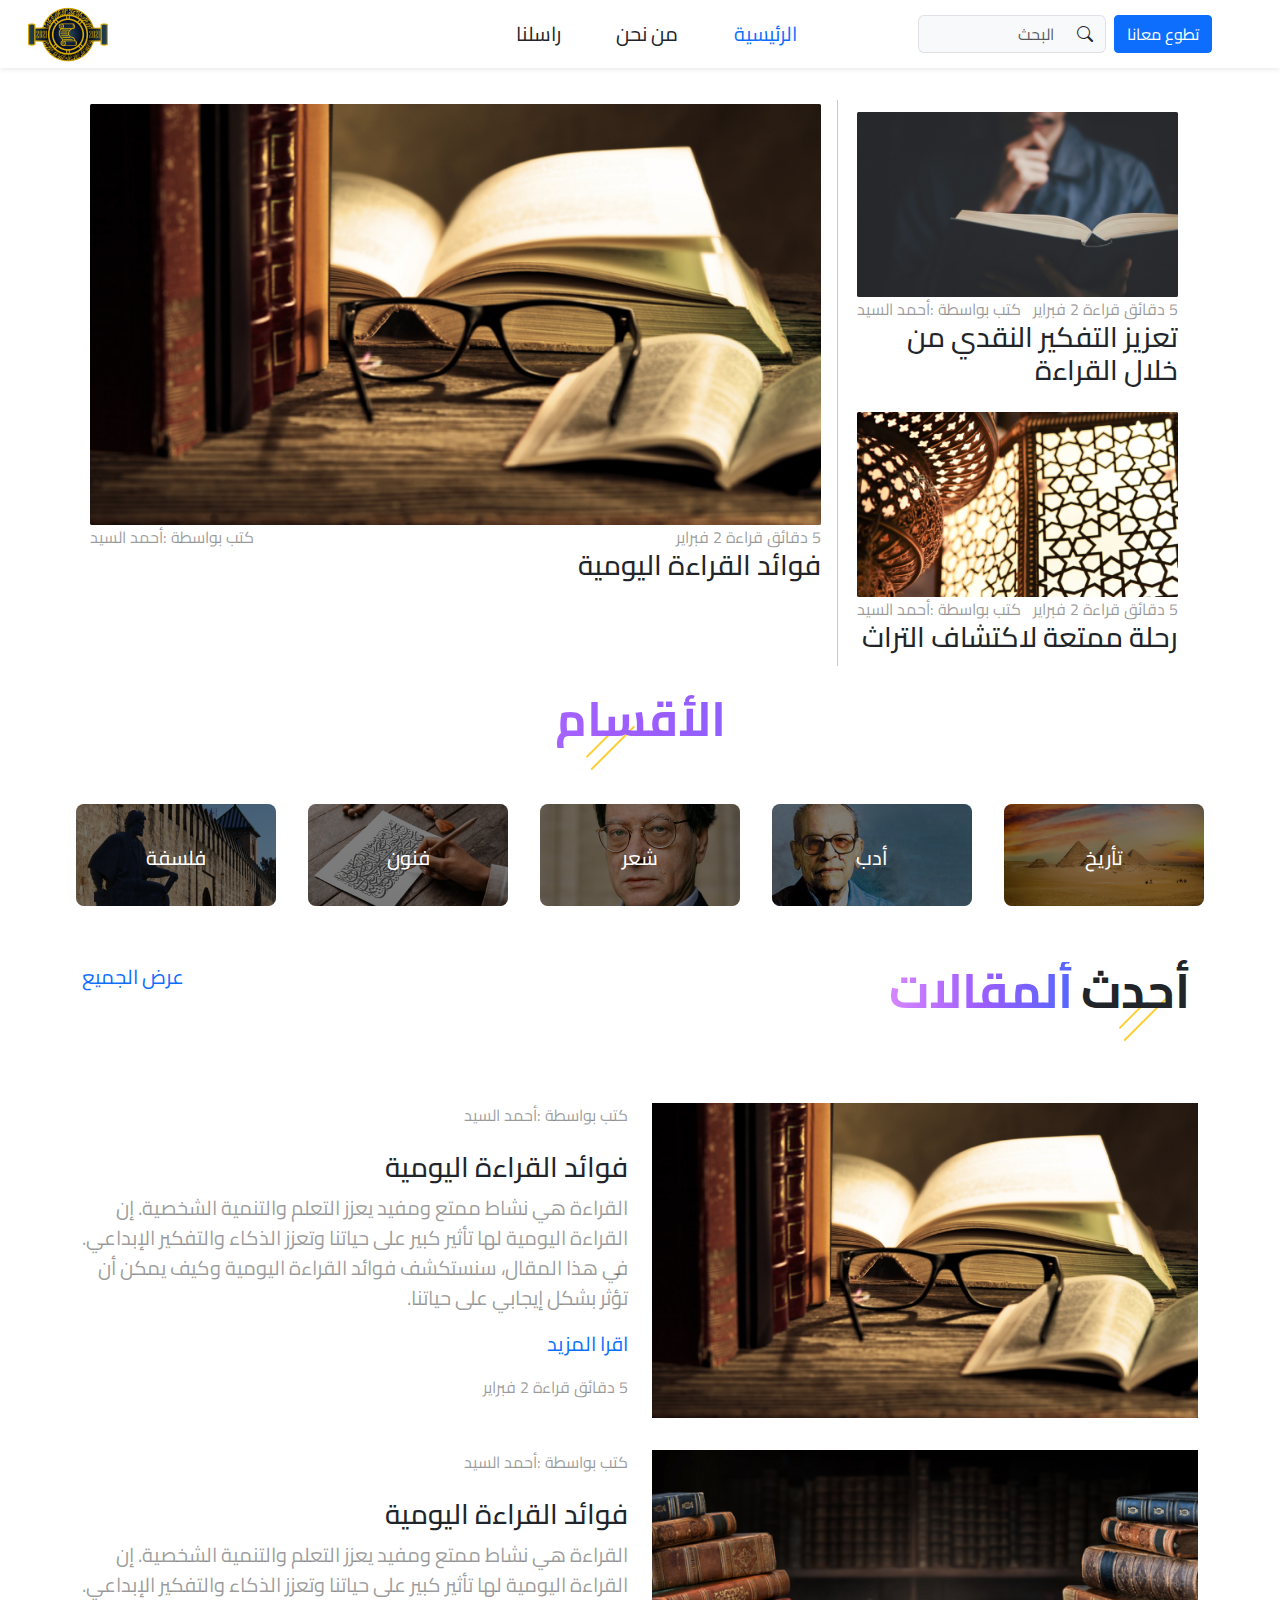
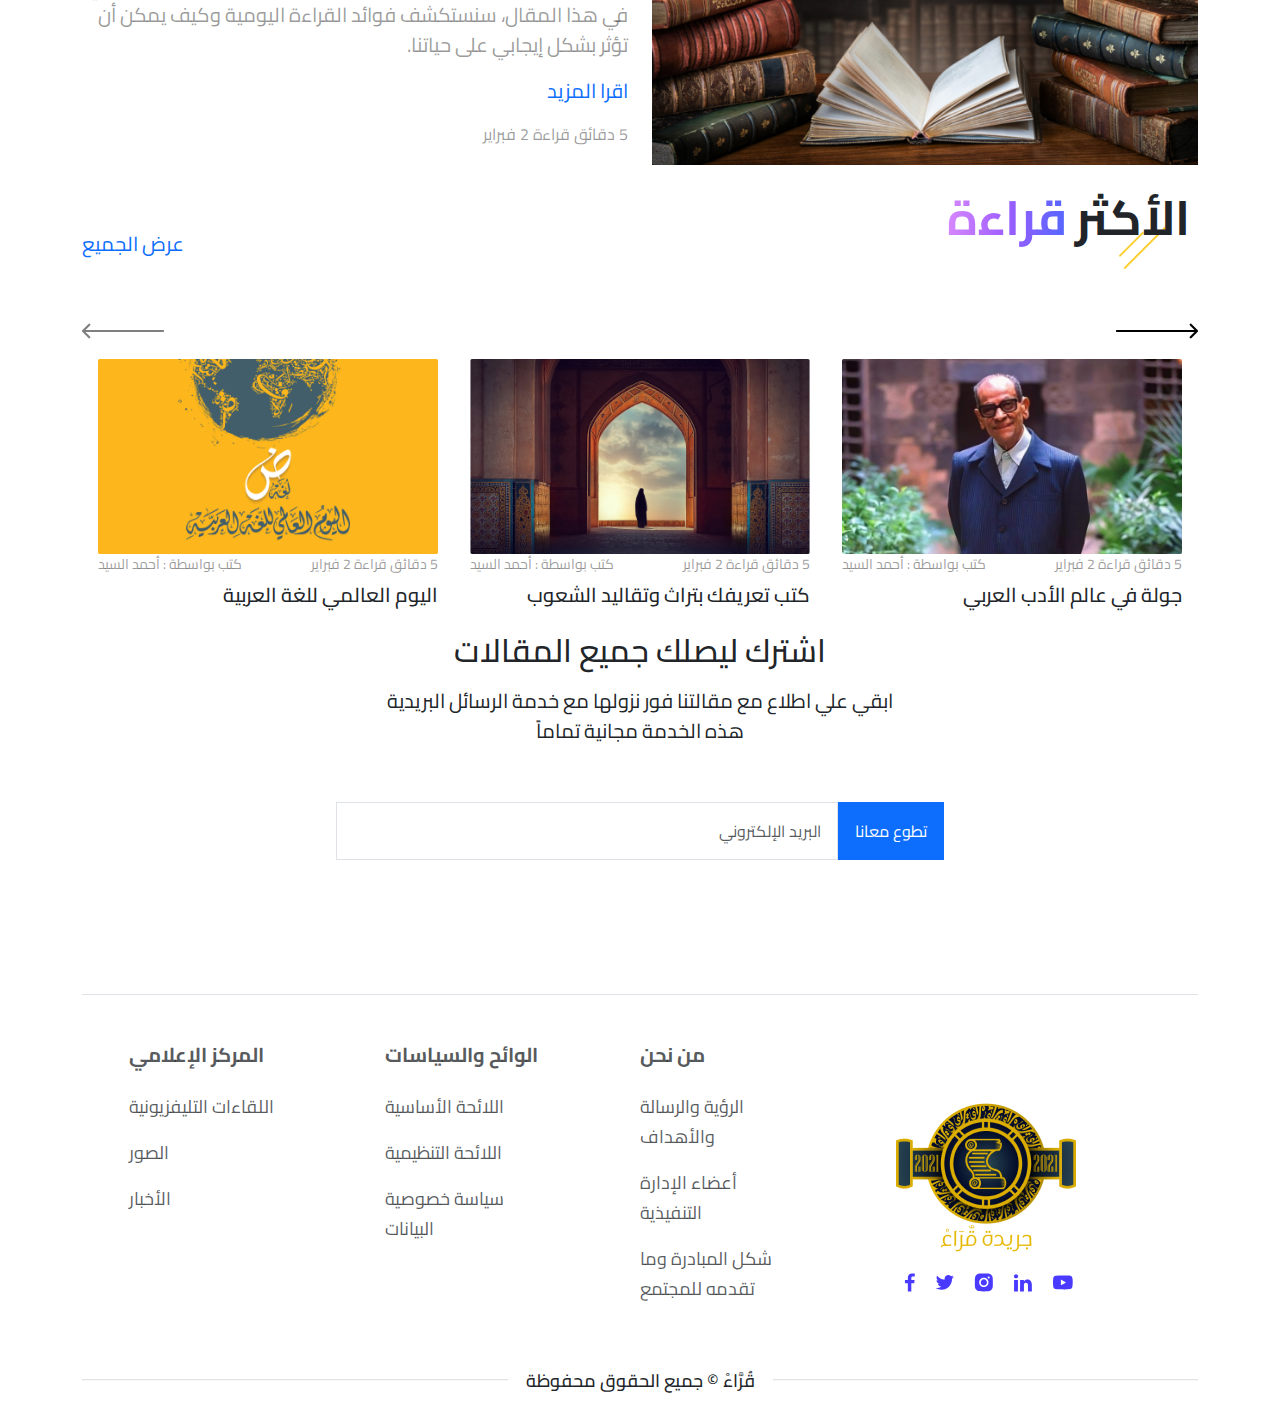
<file: index.html>
<!DOCTYPE html>
<html lang="en">

<head>
  <meta charset="UTF-8" />
  <meta name="viewport" content="width=device-width, initial-scale=1.0" />
  <link rel="stylesheet" href="bootstrap.min.css" />
  <script src="bootstrap.bundle.min.js"></script>
  <link rel="stylesheet" href="https://fonts.googleapis.com/css?family=Cairo" />
  <link rel="stylesheet" href="style.css" />
  <link rel="stylesheet" href="https://cdn.jsdelivr.net/npm/bootstrap-icons@1.5.0/font/bootstrap-icons.css">

  <title>Document</title>

  <style>

  </style>
</head>

<nav class="mb-3 container-fluid     shadow-sm">
  <div class="row">
    <div class="col d-flex align-items-center">
      <div class="d-flex p-2  ">
        <button class="btn btn-primary mx-2 me-5 rounded-1">تطوع معانا</button>

        <div class="input-group w-50" style="direction: ltr;">


          <input type="text" class="form-control w-50 bg-light text-end" style="border-right: 0px;"
            placeholder="البحث" />
          <a href="searchresults.html" class="text-reset h-100 rounded-0">
            <i class=" bi-search bg-light input-group-text h-100 rounded-0 rounded-end-2" style="border-left: 0px;">
            </i>
          </a>

        </div>


      </div>
    </div>

    <div class="col d-flex justify-content-evenly align-items-center">
      <div class="text-primary">
        <a class="text-reset" href="index.html">الرئيسية</a>

      </div>
      <div><a class="text-reset" href="aboutus.html">من نحن</a></div>
      <div class="">
        <a class="text-reset" href="contact_us.html">راسلنا</a>
      </div>
    </div>

    <div class="col text-start mx-3">
      <img src="assets/homepage/الجريدة 1.png" alt="" />
    </div>
  </div>
</nav>

<body>
  <div class="container">
    <!-- Image Container -->
    <div class="row p-3">
      <!-- Image 1 -->
      <!-- Image 2 & 3 -->
      <div class="col-4">
        <div class="d-flex justify-content-between">
          <div>

            <div class="mt-2 p-1">
              <img src="assets/homepage/Rectangle 3.png" style="max-width: 100%" alt="" />
              <div class="d-flex justify-content-between">
                <div class="my-subtitle-txt">5 دقائق قراءة 2 فبراير</div>

                <div class="my-subtitle-txt">كتب بواسطة :أحمد السيد</div>
              </div>
              <h3>تعزيز التفكير النقدي من خلال القراءة</h3>
            </div>
            <div class="mt-2 p-1">
              <img src="assets/homepage/Rectangle 4.png" style="max-width: 100%" alt="" />
              <div class="d-flex justify-content-between">
                <div class="my-subtitle-txt">5 دقائق قراءة 2 فبراير</div>

                <div class="my-subtitle-txt">كتب بواسطة :أحمد السيد</div>
              </div>
              <h3>رحلة ممتعة لاكتشاف التراث</h3>
            </div>
          </div>
          <div class="vr me-3"></div>

        </div>

      </div>

      <div class="col-8 p-1">

        <img src="assets/homepage/Rectangle 2.png" style="max-width: 100%" alt="" />
        <div class="d-flex justify-content-between">
          <div class="my-subtitle-txt">5 دقائق قراءة 2 فبراير</div>

          <div class="my-subtitle-txt">كتب بواسطة :أحمد السيد</div>
        </div>
        <h3>
          <a class="text-reset" href="article_page.html">فوائد القراءة اليومية</a>
        </h3>
      </div>
    </div>

    <!-- List Cards -->
    <div class=" mt-2 text-center">
      <div>
        <h3 class="text-gradient">الأقسام</h3>
        <img style="position: relative;bottom: 30px; right: 30px;z-index: -1;" src="assets/homepage/Group 39479.png"
          alt="">
      </div>
      <div class="mt-1  d-flex align-items-center justify-content-center">
        <!-- Image 1 -->
        <div class="mx-3 rounded-3">
          <div>
            <img class="rounded-3" src="assets/homepage/Rectangle 10.png" style="position: absolute;;max-width: 100%"
              alt="" />
            <img class="rounded-3" src="assets/homepage/blur.png" style="position: relative;" alt="">

          </div>
          <h5 class="text-white" style="position: relative;bottom: 60px;">تأريخ</h5>
        </div>

        <!-- Image 2 -->
        <div class="mx-3 rounded-3">
          <div>
            <img class="rounded-3" src="assets/homepage/Rectangle 9.png" style="position: absolute;max-width: 100%"
              alt="" />
            <img class="rounded-3" src="assets/homepage/blur.png" style="position: relative;" alt="">

          </div>
          <h5 class="text-white" style="position: relative;bottom: 60px;">أدب</h5>
        </div>
        <!-- Image 3 -->
        <div class="mx-3 rounded-3">
          <div>
            <img class="rounded-3" src="assets/homepage/Rectangle 8.png" style="position: absolute;max-width: 100%"
              alt="" />
            <img class="rounded-3" src="assets/homepage/blur.png" style="position: relative;" alt="">

          </div>
          <h5 class="text-white" style="position: relative;bottom: 60px;">شعر</h5>
        </div>

        <!-- Image 4 -->
        <div class="mx-3 rounded-3">
          <div>
            <img class="rounded-3" src="assets/homepage/Rectangle 7.png" style="position: absolute;max-width: 100%"
              alt="" />
            <img class="rounded-3" src="assets/homepage/blur.png" style="position: relative;" alt="">

          </div>
          <h5 class="text-white" style="position: relative;bottom: 60px;">فنون</h5>
        </div>

        <!-- Image 5 -->
        <div class="mx-3 rounded-3">
          <div>
            <img class="rounded-3" src="assets/homepage/Rectangle 6.png" style="position: absolute;max-width: 100%"
              alt="" />
            <img class="rounded-3" src="assets/homepage/blur.png" style="position: relative;" alt="">
          </div>
          <h5 class="text-white" style="position: relative;bottom: 60px;">فلسفة</h5>
        </div>
      </div>
    </div>

    <!-- Articles -->
    <div class="mt-4">
      <div class="row">
        <div class="col">
          <div class="d-flex">
            <h3 class="mx-2" style="font-size: 48px;font-weight: bold;">أحدث</h3>
            <h3 class="text-gradient">ألمقالات</h3>

          </div>
          <img style="position: relative;bottom: 30px; right: 30px;z-index: -1;" src="assets/homepage/Group 39479.png"
            alt="">
        </div>

        <div class="col text-start text-primary">عرض الجميع</div>
      </div>

      <div class="mt-2">
        <div class="row">
          <!-- Image -->
          <div class="col">
            <div class="bg-black mt-4">
              <img src="assets/homepage/Rectangle 2.png" style="max-width: 100%" alt="" />
            </div>
          </div>
          <!-- Text -->
          <div class="col">
            <div class="my-4 my-subtitle-txt">كتب بواسطة :أحمد السيد</div>
            <h3>فوائد القراءة اليومية</h3>
            <p class="my-subtitle-color">
              القراءة هي نشاط ممتع ومفيد يعزز التعلم والتنمية الشخصية. إن
              القراءة اليومية لها تأثير كبير على حياتنا وتعزز الذكاء والتفكير
              الإبداعي. في هذا المقال، سنستكشف فوائد القراءة اليومية وكيف يمكن
              أن تؤثر بشكل إيجابي على حياتنا.
            </p>
            <div class="text-primary">
              <a href="" class="mt-2 text-reset">اقرا المزيد</a>

            </div>
            <div class="mt-3 my-subtitle-txt">5 دقائق قراءة 2 فبراير</div>
          </div>
        </div>
      </div>

      <!-- Article 2 -->
      <div class="mt-2">
        <div class="row">
          <!-- Image -->
          <div class="col">
            <div class="bg-black mt-4">
              <img src="assets/homepage/Rectangle 12.png" style="max-width: 100%" alt="" />
            </div>
          </div>
          <!-- Text -->
          <div class="col">
            <div class="my-4 my-subtitle-txt">كتب بواسطة :أحمد السيد</div>
            <h3>فوائد القراءة اليومية</h3>
            <p class="my-subtitle-color">
              القراءة هي نشاط ممتع ومفيد يعزز التعلم والتنمية الشخصية. إن
              القراءة اليومية لها تأثير كبير على حياتنا وتعزز الذكاء والتفكير
              الإبداعي. في هذا المقال، سنستكشف فوائد القراءة اليومية وكيف يمكن
              أن تؤثر بشكل إيجابي على حياتنا.
            </p>
            <div class="text-primary">
              <a href="" class="mt-2 text-reset">اقرا المزيد</a>

            </div>
            <div class="mt-3 my-subtitle-txt">5 دقائق قراءة 2 فبراير</div>
          </div>
        </div>
      </div>

      <!-- Read More -->
      <div class="mt-4">
        <div class="row">
          <div class="col">
            <div class="d-flex">
              <h3 class="mx-2" style="font-size: 48px;font-weight: bold;">الأكثر</h3>
              <h3 class="text-gradient">قراءة</h3>

            </div>
            <img style="position: relative;bottom: 30px; right: 30px;z-index: -1;" src="assets/homepage/Group 39479.png"
              alt="">
          </div>
          <div class="col d-flex justify-content-end text-start align-items-center">
            <div class="text-primary">
              <a href="" class="text-reset">عرض الجميع</a>

            </div>
          </div>
        </div>

        <div class=" mt-4 d-flex justify-content-between">
          <img src="assets/homepage/arrow_long_right.png" alt="">
          <img src="assets/homepage/arrow_long_left.png" alt="">

        </div>
        <!-- Card 1 -->
        <div class="d-flex justify-content-center">
          <div class=" mt-1 p-3">
            <div class=" ">
              <img src="assets/homepage/Rectangle 15.png" style="max-width: 100%" alt="" />
            </div>
            <div class="d-flex justify-content-between">
              <div class="my-subtitle-color" style="font-size: 14px">5 دقائق قراءة 2 فبراير</div>

              <div class="my-subtitle-color" style="font-size: 14px">كتب بواسطة : أحمد السيد</div>
            </div>
            <h5 class="mt-2">جولة في عالم الأدب العربي</h5>
          </div>

          <!-- Card 2 -->
          <div class=" mt-1 p-3">
            <div class=" ">
              <img src="assets/homepage/Rectangle 14.png" style="max-width: 100%" alt="" />
            </div>
            <div class="d-flex justify-content-between">
              <div class="my-subtitle-color" style="font-size: 14px">5 دقائق قراءة 2 فبراير</div>

              <div class="my-subtitle-color" style="font-size: 14px">كتب بواسطة : أحمد السيد</div>
            </div>
            <h5 class="mt-2">كتب تعريفك بتراث وتقاليد الشعوب</h5>
          </div>
          <!-- Card 3 -->
          <div class=" mt-1 p-3">
            <div class=" ">
              <img src="assets/homepage/Rectangle 13.png" style="max-width: 100%" alt="" />
            </div>
            <div class="d-flex justify-content-between">
              <div class="my-subtitle-color" style="font-size: 14px">5 دقائق قراءة 2 فبراير</div>

              <div class="my-subtitle-color" style="font-size: 14px">كتب بواسطة : أحمد السيد</div>
            </div>
            <h5 class="mt-2">اليوم العالمي للغة العربية</h5>
          </div>
        </div>
      </div>

      <!-- Submit Form -->
      <div class="text-center">
        <h2>اشترك ليصلك جميع المقالات</h2>
        <p class="mt-3" style="font-size: 20px;">
          ابقي علي اطلاع مع مقالتنا فور نزولها مع خدمة الرسائل البريدية
          <br>
          هذه
          الخدمة مجانية تماماً
        </p>
        <div class="d-flex justify-content-center m-5 p-2">
          <button class="btn btn-primary rounded-0 p-3" sty>تطوع معانا</button>
          <input type="text" class="form-control w-50 rounded-0 p-3" placeholder="البريد الإلكتروني" />
        </div>
      </div>

      <!-- Footer -->
      <footer class="text-center text-lg-start text-muted ">
        <!-- Section: Social media -->
        <section class="d-flex justify-content-center justify-content-lg-between p-4 border-bottom">
          <!-- Left -->

          <!-- Left -->

          <!-- Right -->
          <div>
            <a href="" class="me-4 text-reset">
              <i class="fab fa-facebook-f"></i>
            </a>
            <a href="" class="me-4 text-reset">
              <i class="fab fa-twitter"></i>
            </a>
            <a href="" class="me-4 text-reset">
              <i class="fab fa-google"></i>
            </a>
            <a href="" class="me-4 text-reset">
              <i class="fab fa-instagram"></i>
            </a>
            <a href="" class="me-4 text-reset">
              <i class="fab fa-linkedin"></i>
            </a>
            <a href="" class="me-4 text-reset">
              <i class="fab fa-github"></i>
            </a>
          </div>
          <!-- Right -->
        </section>
        <!-- Section: Social media -->

        <!-- Section: Links  -->
        <section class="">
          <div class="container  text-md-start mt-5 ">
            <!-- Grid row -->
            <div class="row mt-3">
              <!-- Grid column -->
              <div class="col-md-3 col-lg-4 col-xl-3 mx-auto mb-4">
                <!-- Content -->
                <h6 class="text-uppercase fw-bold mb-4 ">
                  <i class="fas fa-gem me-3"></i>
                  <!-- <img src="assets/رحلاتي .-1.svg" alt=""> -->
                </h6>
                <div class="">
                  <img src="assets/homepage/الجريدة 1 (1).png" alt="" />
                  <div>
                    <!-- Youtube -->
                    <svg class="mx-2" width="21" height="15" viewBox="0 0 21 15" fill="none"
                      xmlns="http://www.w3.org/2000/svg">
                      <path
                        d="M11.2884 14.3747L7.22617 14.2988C5.91092 14.2723 4.5924 14.3251 3.30294 14.051C1.34138 13.6415 1.20241 11.6336 1.057 9.94939C0.856641 7.58155 0.934207 5.17074 1.31232 2.82266C1.52577 1.50514 2.3658 0.718973 3.66488 0.633423C8.05023 0.322948 12.4647 0.359743 16.8404 0.50459C17.3025 0.517869 17.7678 0.590445 18.2235 0.673056C20.4728 1.07597 20.5276 3.35137 20.6734 5.26683C20.8189 7.20205 20.7575 9.14721 20.4795 11.0693C20.2566 12.6607 19.8299 13.9952 18.0296 14.124C15.7738 14.2925 13.5698 14.4281 11.3077 14.3849C11.3078 14.3747 11.2948 14.3747 11.2884 14.3747ZM8.90019 10.3457C10.6001 9.34831 12.2676 8.36752 13.9577 7.3768C12.2547 6.37939 10.5904 5.3986 8.90019 4.40788V10.3457Z"
                        fill="#4A3AFF" />
                    </svg>

                    <!-- LinkedIN -->
                    <svg class="mx-2" width="19" height="18" viewBox="0 0 19 18" fill="none"
                      xmlns="http://www.w3.org/2000/svg">
                      <path
                        d="M0.849609 2.31458C0.849609 1.73737 1.05232 1.26118 1.45772 0.886013C1.86312 0.510827 2.39016 0.323242 3.0388 0.323242C3.67587 0.323242 4.1913 0.507935 4.58513 0.877355C4.99053 1.25831 5.19324 1.75469 5.19324 2.36653C5.19324 2.92064 4.99633 3.38239 4.6025 3.75181C4.19711 4.13276 3.66428 4.32324 3.00405 4.32324H2.98668C2.3496 4.32324 1.83417 4.13276 1.44034 3.75181C1.04651 3.37086 0.849609 2.89178 0.849609 2.31458ZM1.07548 17.4661V5.899H4.93262V17.4661H1.07548ZM7.06969 17.4661H10.9268V11.0072C10.9268 10.6032 10.9732 10.2915 11.0658 10.0722C11.228 9.67965 11.4741 9.34776 11.8042 9.07649C12.1344 8.8052 12.5484 8.66956 13.0465 8.66956C14.3438 8.66956 14.9925 9.54113 14.9925 11.2843V17.4661H18.8496V10.8341C18.8496 9.12554 18.4442 7.82973 17.6334 6.94662C16.8226 6.0635 15.7512 5.62194 14.4191 5.62194C12.9249 5.62194 11.7608 6.26263 10.9268 7.54402V7.57865H10.9095L10.9268 7.54402V5.899H7.06969C7.09285 6.2684 7.10444 7.41702 7.10444 9.34488C7.10444 11.2727 7.09285 13.9798 7.06969 17.4661Z"
                        fill="#4A3AFF" />
                    </svg>

                    <!-- Instagram -->
                    <svg class="mx-2" width="19" height="19" viewBox="0 0 19 19" fill="none"
                      xmlns="http://www.w3.org/2000/svg">
                      <path fill-rule="evenodd" clip-rule="evenodd"
                        d="M0.849609 9.39453C0.849609 5.79939 0.849609 4.00182 1.7063 2.70708C2.08886 2.12892 2.584 1.63378 3.16216 1.25122C4.4569 0.394531 6.25447 0.394531 9.84961 0.394531C13.4447 0.394531 15.2423 0.394531 16.5371 1.25122C17.1152 1.63378 17.6104 2.12892 17.9929 2.70708C18.8496 4.00182 18.8496 5.79939 18.8496 9.39453C18.8496 12.9897 18.8496 14.7872 17.9929 16.082C17.6104 16.6601 17.1152 17.1553 16.5371 17.5378C15.2423 18.3945 13.4447 18.3945 9.84961 18.3945C6.25447 18.3945 4.4569 18.3945 3.16216 17.5378C2.584 17.1553 2.08886 16.6601 1.7063 16.082C0.849609 14.7872 0.849609 12.9897 0.849609 9.39453ZM14.5089 9.39476C14.5089 11.9681 12.4228 14.0542 9.84945 14.0542C7.27613 14.0542 5.19004 11.9681 5.19004 9.39476C5.19004 6.82144 7.27613 4.73535 9.84945 4.73535C12.4228 4.73535 14.5089 6.82144 14.5089 9.39476ZM9.84945 12.4778C11.5521 12.4778 12.9325 11.0975 12.9325 9.39476C12.9325 7.69206 11.5521 6.31176 9.84945 6.31176C8.14675 6.31176 6.76645 7.69206 6.76645 9.39476C6.76645 11.0975 8.14675 12.4778 9.84945 12.4778ZM14.6929 5.59608C15.2975 5.59608 15.7877 5.10591 15.7877 4.50126C15.7877 3.8966 15.2975 3.40643 14.6929 3.40643C14.0882 3.40643 13.5981 3.8966 13.5981 4.50126C13.5981 5.10591 14.0882 5.59608 14.6929 5.59608Z"
                        fill="#4A3AFF" />
                    </svg>

                    <!-- Twitter -->
                    <svg class="mx-2" width="19" height="15" viewBox="0 0 19 15" fill="none"
                      xmlns="http://www.w3.org/2000/svg">
                      <path
                        d="M12.8767 0.0960151V0.0927734H13.7207L14.0291 0.154365C14.2346 0.194352 14.4213 0.246753 14.589 0.311587C14.7567 0.376421 14.9191 0.452065 15.0759 0.538505C15.2328 0.624944 15.3751 0.713021 15.5028 0.802702C15.6294 0.891313 15.743 0.985322 15.8437 1.08473C15.9432 1.18522 16.0985 1.21115 16.3095 1.16253C16.5205 1.1139 16.7477 1.04636 16.9912 0.959923C17.2346 0.873484 17.4754 0.776233 17.7135 0.668172C17.9515 0.56011 18.0965 0.4915 18.1485 0.462325C18.1993 0.43208 18.2264 0.415872 18.2296 0.4137L18.2328 0.408837L18.2491 0.400733L18.2653 0.392629L18.2815 0.384525L18.2978 0.376421L18.301 0.371558L18.3059 0.368316L18.3108 0.365075L18.314 0.360212L18.3302 0.35535L18.3465 0.352108L18.3432 0.376421L18.3383 0.400733L18.3302 0.425046L18.3221 0.449358L18.314 0.465567L18.3059 0.481775L18.2978 0.506088C18.2924 0.522296 18.287 0.543902 18.2815 0.570921C18.2761 0.597941 18.2247 0.705986 18.1273 0.89509C18.03 1.08419 17.9082 1.27599 17.7621 1.47049C17.6161 1.66499 17.4851 1.81193 17.3694 1.91136C17.2525 2.01185 17.1751 2.08208 17.1373 2.12207C17.0994 2.16312 17.0534 2.20094 16.9993 2.23552L16.9181 2.28901L16.9019 2.29712L16.8857 2.30522L16.8824 2.31008L16.8776 2.31333L16.8727 2.31657L16.8694 2.32143L16.8532 2.32953L16.837 2.33764L16.8338 2.3425L16.8289 2.34574L16.824 2.34898L16.8208 2.35385L16.8175 2.35871L16.8126 2.36195L16.8078 2.36519L16.8045 2.37005H16.8857L17.3401 2.2728C17.6431 2.20797 17.9326 2.12964 18.2085 2.03778L18.6467 1.89191L18.6954 1.8757L18.7198 1.86759L18.736 1.85949L18.7522 1.85139L18.7685 1.84328L18.7847 1.83518L18.8171 1.83031L18.8496 1.82707V1.85949L18.8415 1.86273L18.8334 1.86759L18.8301 1.87246L18.8253 1.8757L18.8204 1.87894L18.8171 1.8838L18.8139 1.88867L18.809 1.89191L18.8042 1.89515L18.8009 1.90001L18.7977 1.90487L18.7928 1.90812L18.7847 1.92432L18.7766 1.94053L18.7717 1.94377C18.7695 1.94702 18.7008 2.03885 18.5656 2.21932C18.4303 2.40085 18.3573 2.49269 18.3465 2.49486C18.3356 2.4981 18.3205 2.51431 18.301 2.54348C18.2826 2.57373 18.1679 2.69422 17.9569 2.90493C17.7459 3.11564 17.5393 3.30311 17.3369 3.46736C17.1335 3.63269 17.0307 3.83583 17.0285 4.0768C17.0253 4.31668 17.0128 4.58792 16.9912 4.89046C16.9695 5.19302 16.929 5.51988 16.8694 5.87107C16.8099 6.22226 16.718 6.61936 16.5935 7.06239C16.4691 7.50541 16.3176 7.93764 16.1391 8.35906C15.9605 8.78048 15.7739 9.15867 15.5791 9.49365C15.3843 9.82863 15.2058 10.1123 15.0435 10.3446C14.8812 10.5769 14.7162 10.7957 14.5484 11.001C14.3807 11.2063 14.1687 11.4376 13.9122 11.6948C13.6547 11.9508 13.514 12.0913 13.4902 12.1162C13.4653 12.1399 13.3593 12.2286 13.1721 12.382C12.986 12.5365 12.7858 12.691 12.5715 12.8455C12.3584 12.999 12.1625 13.127 11.984 13.2297C11.8054 13.3323 11.5901 13.4496 11.338 13.5814C11.087 13.7143 10.8153 13.8375 10.5232 13.951C10.231 14.0644 9.92265 14.1698 9.59803 14.267C9.27341 14.3643 8.95962 14.4399 8.65664 14.4939C8.35368 14.548 8.01012 14.5939 7.62598 14.6317L7.04979 14.6884V14.6965H5.99479V14.6884L5.85682 14.6803C5.76486 14.6749 5.68911 14.6695 5.62959 14.6641C5.57009 14.6587 5.34555 14.629 4.95601 14.575C4.56647 14.521 4.2608 14.4669 4.03897 14.4129C3.81716 14.3589 3.48712 14.2562 3.04889 14.1049C2.61066 13.9537 2.23572 13.8008 1.92409 13.6462C1.61355 13.4928 1.41878 13.3955 1.33978 13.3545C1.26187 13.3145 1.17423 13.2648 1.07684 13.2054L0.930764 13.1162L0.927534 13.1114L0.922648 13.1081L0.917779 13.1049L0.914533 13.1L0.898302 13.0919L0.882071 13.0838L0.878841 13.079L0.873956 13.0757L0.869086 13.0725L0.86584 13.0676L0.86261 13.0627L0.857725 13.0595H0.849609V13.0271L0.86584 13.0303L0.882071 13.0352L0.95511 13.0433C1.0038 13.0487 1.13636 13.0568 1.35277 13.0676C1.56919 13.0784 1.79911 13.0784 2.04258 13.0676C2.28604 13.0568 2.53492 13.0325 2.78919 12.9947C3.04348 12.9569 3.34375 12.892 3.69001 12.8002C4.03627 12.7083 4.3544 12.5992 4.6444 12.4728C4.9333 12.3453 5.13888 12.2502 5.26117 12.1875C5.38235 12.1259 5.56738 12.0114 5.81625 11.8439L6.18956 11.5926L6.1928 11.5878L6.19767 11.5845L6.20256 11.5813L6.20579 11.5764L6.20903 11.5716L6.2139 11.5683L6.21879 11.5651L6.22202 11.5602L6.23825 11.5554L6.25448 11.5521L6.25772 11.5359L6.26259 11.5197L6.26748 11.5165L6.27071 11.5116L6.14086 11.5035C6.0543 11.4981 5.97044 11.4927 5.88928 11.4873C5.80813 11.4819 5.68099 11.4576 5.50786 11.4143C5.33474 11.3711 5.14809 11.3063 4.9479 11.2198C4.74772 11.1334 4.55295 11.0307 4.36359 10.9119C4.17424 10.793 4.03735 10.6941 3.95295 10.6153C3.86963 10.5375 3.76142 10.4273 3.62833 10.2846C3.49632 10.1409 3.38162 9.9934 3.28424 9.84213C3.18685 9.69086 3.0938 9.51633 3.00508 9.3186L2.87035 9.02361L2.86223 8.99929L2.85412 8.97498L2.84925 8.95877L2.846 8.94256L2.87035 8.94581L2.8947 8.95067L3.07323 8.97498C3.19227 8.99119 3.37893 8.99659 3.6332 8.99119C3.88749 8.98579 4.06332 8.97498 4.1607 8.95877C4.25809 8.94256 4.3176 8.93175 4.33924 8.92636L4.3717 8.91825L4.41228 8.91015L4.45286 8.90204L4.4561 8.89718L4.46097 8.89394L4.46586 8.8907L4.46909 8.88583L4.43662 8.87773L4.40416 8.86963L4.3717 8.86152L4.33924 8.85342L4.30678 8.84531C4.28514 8.83992 4.24728 8.82911 4.19316 8.8129C4.13906 8.79669 3.99299 8.73725 3.75493 8.6346C3.51689 8.53196 3.32752 8.432 3.18685 8.33475C3.04583 8.23722 2.91137 8.13055 2.78433 8.01544C2.65772 7.89874 2.51869 7.74854 2.36719 7.56485C2.21571 7.38116 2.08046 7.16774 1.96142 6.92462C1.8424 6.68149 1.75313 6.44918 1.69361 6.22766C1.63433 6.00744 1.59522 5.7823 1.57677 5.55501L1.54754 5.21463L1.56377 5.21787L1.58 5.22273L1.59623 5.23084L1.61246 5.23894L1.62869 5.24705L1.64492 5.25515L1.8965 5.36861C2.06423 5.44426 2.27252 5.50909 2.52139 5.56311C2.77027 5.61713 2.91904 5.64686 2.96773 5.65226L3.04077 5.66036H3.18685L3.18362 5.6555L3.17873 5.65226L3.17387 5.64902L3.17062 5.64415L3.16739 5.63929L3.1625 5.63605L3.15763 5.63281L3.15439 5.62794L3.13816 5.61984L3.12193 5.61174L3.1187 5.60687L3.11381 5.60363L3.10894 5.60039L3.1057 5.59553L3.08947 5.58742L3.07323 5.57932L3.07 5.57446C3.06676 5.57229 3.02022 5.53771 2.9304 5.47072C2.84167 5.40265 2.74862 5.31459 2.65123 5.20653C2.55385 5.09846 2.45646 4.98501 2.35908 4.86615C2.26151 4.74702 2.17461 4.61957 2.09938 4.48525C2.02365 4.35019 1.94357 4.17836 1.85917 3.96982C1.77585 3.76236 1.71255 3.55327 1.66927 3.34256C1.626 3.13185 1.60165 2.92385 1.59623 2.71854C1.59082 2.51322 1.59623 2.33764 1.61246 2.19176C1.62869 2.04589 1.66115 1.8811 1.70984 1.69741C1.75854 1.51372 1.82888 1.31922 1.92084 1.1139L2.05881 0.805943L2.06692 0.781631L2.07504 0.757318L2.07992 0.754076L2.08315 0.749214L2.0864 0.744351L2.09127 0.74111L2.09615 0.744351L2.09938 0.749214L2.10263 0.754076L2.1075 0.757318L2.11238 0.76056L2.11561 0.765422L2.11886 0.770285L2.12373 0.773527L2.13185 0.789735L2.13996 0.805943L2.14485 0.809185L2.14808 0.814048L2.36719 1.05717C2.51327 1.21926 2.6864 1.40026 2.88658 1.60016C3.08677 1.80005 3.19768 1.90379 3.21931 1.91136C3.24096 1.92 3.268 1.94484 3.30047 1.98592C3.33293 2.0259 3.44114 2.12153 3.62508 2.2728C3.80904 2.42408 4.0498 2.59968 4.34736 2.79958C4.64493 2.99948 4.97495 3.19668 5.33744 3.39118C5.69994 3.58569 6.08948 3.76127 6.50606 3.91796C6.92265 4.07464 7.21481 4.17729 7.38252 4.22592C7.55025 4.27454 7.83699 4.33667 8.24276 4.41231C8.64853 4.48796 8.95422 4.53658 9.1598 4.55819C9.36539 4.5798 9.50607 4.59223 9.5818 4.59547L9.69542 4.59871L9.69219 4.5744L9.6873 4.55009L9.65484 4.34748C9.6332 4.21242 9.62238 4.02331 9.62238 3.78019C9.62238 3.53706 9.64132 3.31285 9.67919 3.10754C9.71707 2.90223 9.77388 2.69422 9.84961 2.48351C9.92536 2.2728 9.99949 2.10369 10.072 1.97619C10.1456 1.84976 10.2419 1.70551 10.3609 1.54343C10.4799 1.38134 10.6341 1.21386 10.8235 1.04097C11.0128 0.86807 11.2292 0.71409 11.4727 0.579026C11.7162 0.443961 11.9407 0.341297 12.1463 0.271066C12.3519 0.200835 12.525 0.1549 12.6657 0.133294C12.8063 0.111689 12.8767 0.0992568 12.8767 0.0960151V0.0960151Z"
                        fill="#4A3AFF" />
                    </svg>
                    <!-- Facebook -->
                    <svg class="mx-2" width="11" height="19" viewBox="0 0 11 19" fill="none"
                      xmlns="http://www.w3.org/2000/svg">
                      <path
                        d="M7.31339 18.3945V10.1839H10.2081L10.6415 6.98403H7.31331V4.94106C7.31331 4.01463 7.58348 3.38332 8.97893 3.38332L10.7586 3.38252V0.520603C10.4508 0.481677 9.39429 0.394531 8.16531 0.394531C5.59929 0.394531 3.84255 1.88571 3.84255 4.62426V6.98403H0.94043V10.1839H3.84255V18.3945H7.31339V18.3945Z"
                        fill="#4A3AFF" />
                    </svg>




                  </div>



                </div>

              </div>
              <!-- Grid column -->

              <!-- Grid column -->
              <div class="col-md-2 col-lg-2 col-xl-2 mx-auto mb-4">
                <!-- Links -->
                <h5 class="text-uppercase fw-bold mb-4">
                  من نحن
                </h5>
                <p>
                  <a href="#!" class="text-reset my-footer-txt">الرؤية والرسالة والأهداف</a>
                </p>
                <p>
                  <a href="#!" class="text-reset my-footer-txt">أعضاء الإدارة التنفيذية</a>
                </p>
                <p>
                  <a href="#!" class="text-reset my-footer-txt">شكل المبادرة وما تقدمه للمجتمع</a>
                </p>

              </div>
              <!-- Grid column -->

              <!-- Grid column -->
              <div class="col-md-3 col-lg-2 col-xl-2 mx-auto mb-4">
                <!-- Links -->
                <h5 class="text-uppercase fw-bold mb-4">
                  الوائح والسياسات
                </h5>
                <p>
                  <a href="#!" class="text-reset my-footer-txt">اللائحة الأساسية </a>
                </p>
                <p>
                  <a href="#!" class="text-reset my-footer-txt">اللائحة التنظيمية </a>
                </p>
                <p>
                  <a href="#!" class="text-reset my-footer-txt">سياسة خصوصية البيانات</a>
                </p>
                <p>

              </div>
              <div class="col-md-3 col-lg-2 col-xl-2 mx-auto mb-4">
                <!-- Links -->
                <h5 class="text-uppercase fw-bold mb-4">
                  المركز الإعلامي
                </h5>
                <p>
                  <a href="#!" class="text-reset my-footer-txt">اللقاءات التليفزيونية </a>
                </p>
                <p>
                  <a href="#!" class="text-reset my-footer-txt"> الصور </a>
                </p>
                <p>
                  <a href="#!" class="text-reset my-footer-txt">الأخبار</a>
                </p>


              </div>

              <!-- Grid column -->

              <!-- Grid column -->
              <!-- <div class="col-md-4 col-lg-3 col-xl-3 mx-auto mb-md-0 mb-4">
                        <h6 class="text-uppercase fw-bold mb-4">Contact</h6>
                        <p><i class="fas fa-home me-3"></i> New York, NY 10012, US</p>
                        <p>
                            <i class="fas fa-envelope me-3"></i>
                            info@example.com
                        </p>
                        <p><i class="fas fa-phone me-3"></i> + 01 234 567 88</p>
                        <p><i class="fas fa-print me-3"></i> + 01 234 567 89</p>
                    </div>
                </div> -->
              <!-- Grid row -->
            </div>
        </section>
        <!-- Section: Links  -->
      </footer>
      <h2 class="text-divider" style="font-size: 18px;">
        <span>قُرَّاءْ © جميع الحقوق محفوظة</span>
      </h2>


    </div>


</body>

</html>
</file>
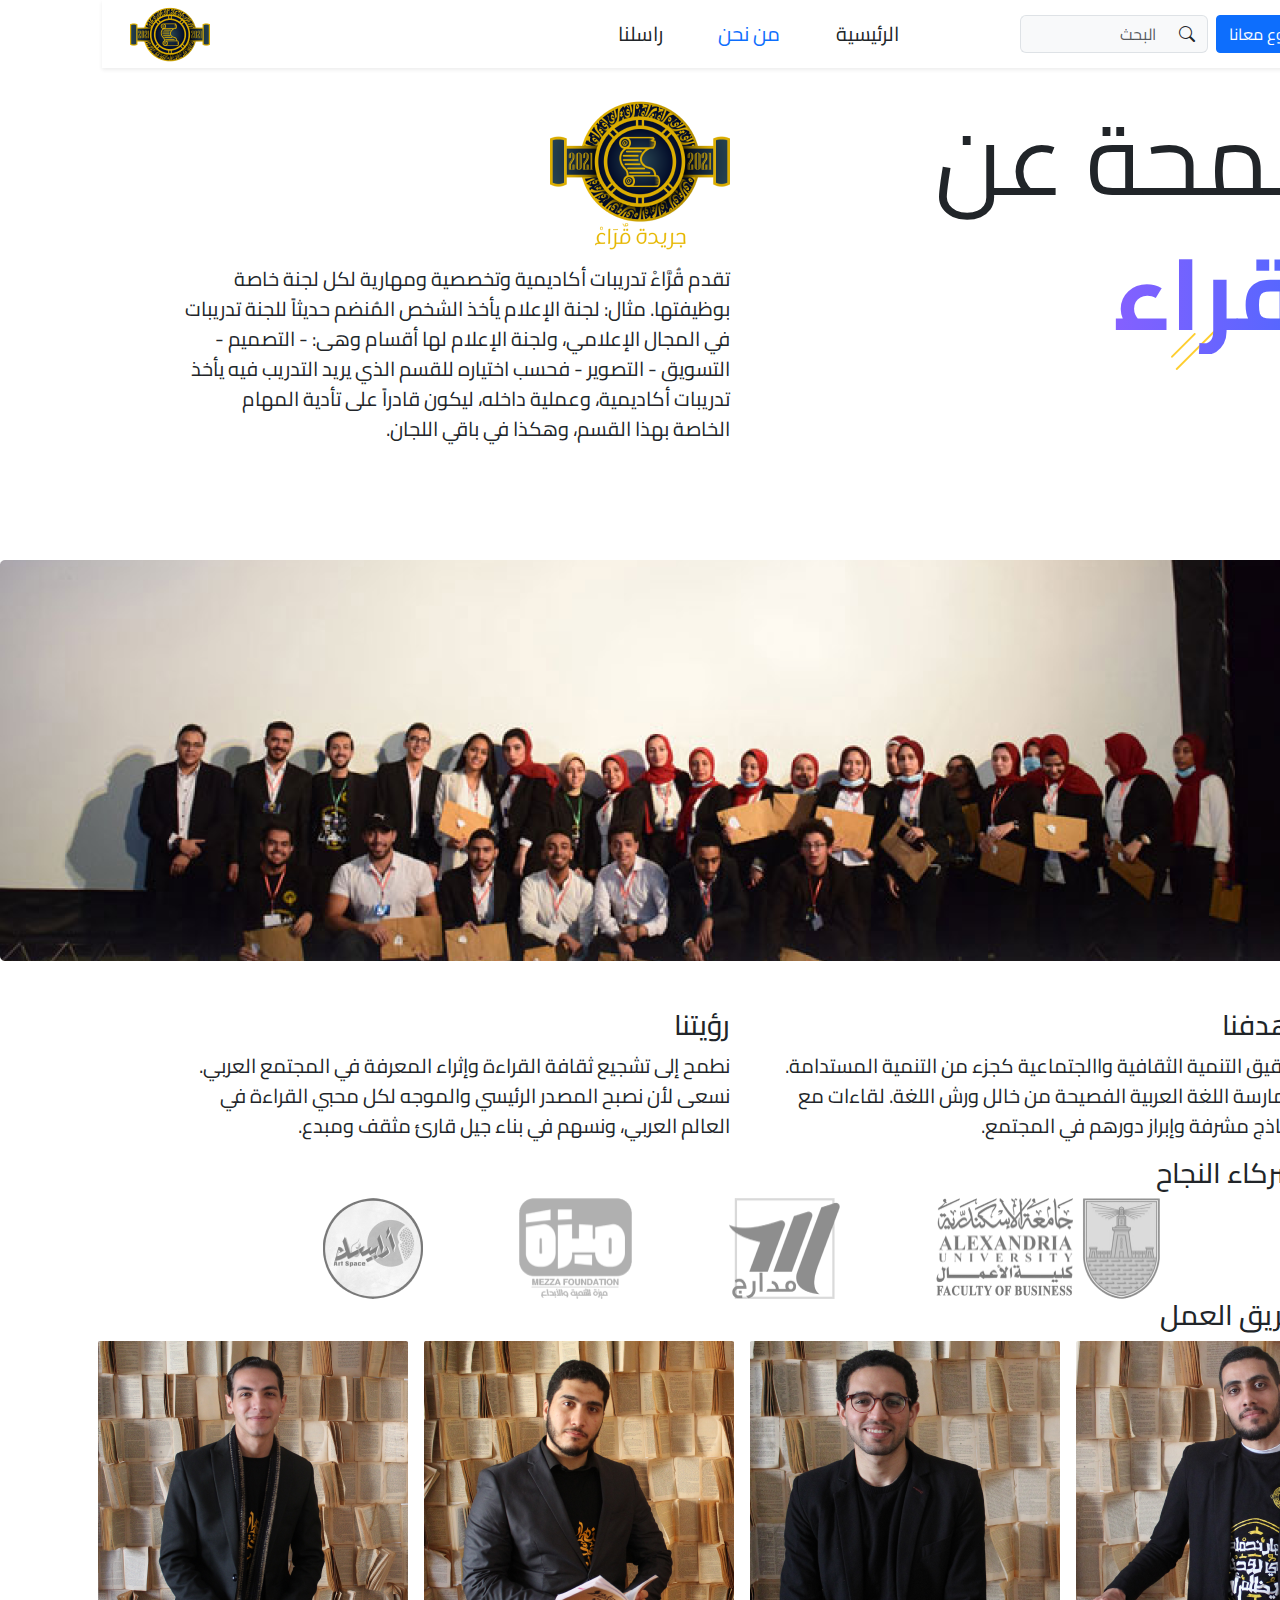
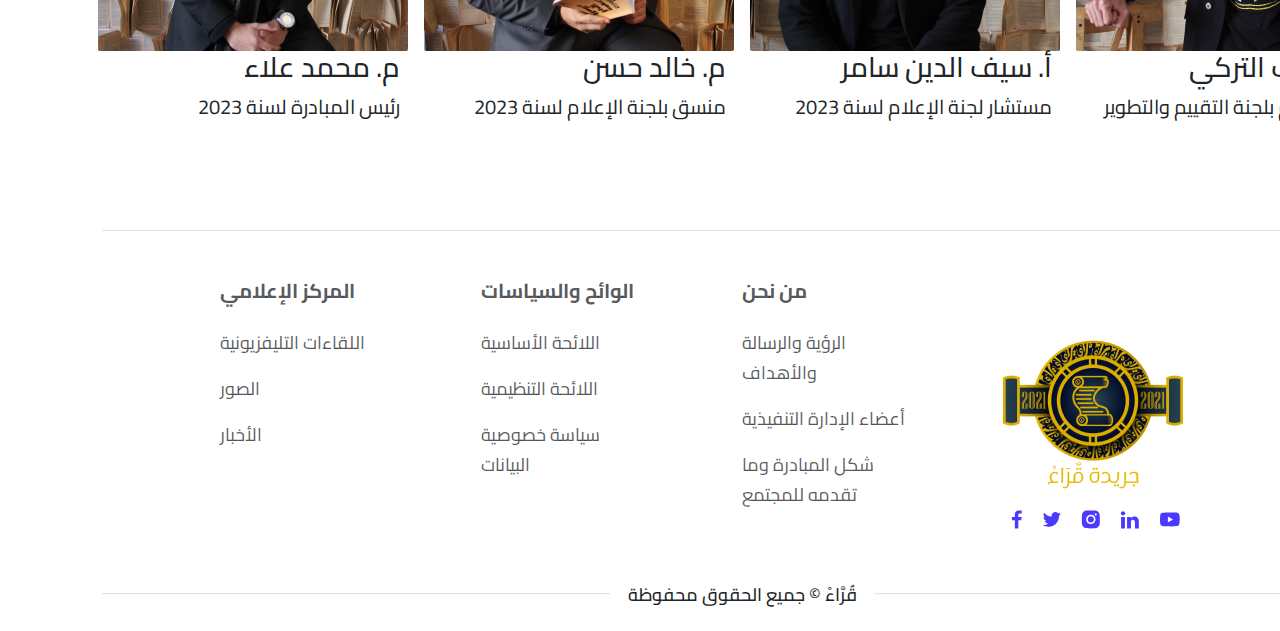
<file: aboutus.html>
<!DOCTYPE html>
<html lang="en">

<head>
  <meta charset="UTF-8" />
  <meta name="viewport" content="width=device-width, initial-scale=1.0" />
  <link rel="stylesheet" href="bootstrap.min.css" />
  <script src="bootstrap.bundle.min.js"></script>
  <link rel="stylesheet" href="https://fonts.googleapis.com/css?family=Cairo" />
  <link rel="stylesheet" href="style.css" />
  <link rel="stylesheet" href="https://cdn.jsdelivr.net/npm/bootstrap-icons@1.5.0/font/bootstrap-icons.css">

  <title>Document</title>
</head>

<nav class="mb-3 container-fluid shadow-sm">
  <div class="row">
    <div class="col d-flex align-items-center">
      <div class="d-flex p-2  ">
        <button class="btn btn-primary mx-2 me-5 rounded-1">تطوع معانا</button>

        <div class="input-group w-50" style="direction: ltr;">
          <!-- <span class="input-group-text">@</span>
          <input type="text" class="form-control" placeholder="Username"> -->

          <input type="text" class="form-control w-50 bg-light text-end" style="border-right: 0px;"
            placeholder="البحث" />
          <a href="searchresults.html" class="text-reset h-100 rounded-0">
            <i class=" bi-search bg-light input-group-text h-100 rounded-0 rounded-end-2" style="border-left: 0px;">
            </i>
          </a>

        </div>


      </div>
    </div>

    <div class="col d-flex justify-content-evenly align-items-center">
      <div>
        <a class="text-reset" href="index.html">الرئيسية</a>

      </div>
      <div class="text-primary"><a class="text-reset" href="aboutus.html">من نحن</a></div>
      <div>
        <a class="text-reset" href="contact_us.html">راسلنا</a>
      </div>
    </div>

    <div class="col text-start mx-3">
      <img src="assets/homepage/الجريدة 1.png" alt="" />
    </div>
  </div>
</nav>

<body>
  <div class="container">
    <!-- Block 1 -->
    <div class="row">
      <div class="col " style="font-size: 100px">
        <div>
          لمحة عن
        </div>

        <div>
          <h3 class="text-gradient" style="font-size: 100px">قراء</h3>
          <img style="position: relative;bottom: 100px; right:80px;z-index: -1;" src="assets/homepage/Group 39479.png"
            alt="">
        </div>

      </div>

      <div class="col">
        <div>
          <img src="assets/homepage/الجريدة 1 (1).png" style="max-width: 100%" alt="" />
          <p>
            تقدم قُرَّاءْ تدريبات أكاديمية وتخصصية ومهارية لكل لجنة خاصة
            بوظيفتها. مثال: لجنة الإعلام يأخذ الشخص المُنضم حديثاً للجنة
            تدريبات في المجال الإعلامي، ولجنة الإعلام لها أقسام وهى: - التصميم
            - التسويق - التصوير - فحسب اختياره للقسم الذي يريد التدريب فيه
            يأخذ تدريبات أكاديمية، وعملية داخله، ليكون قادراً على تأدية المهام
            الخاصة بهذا القسم، وهكذا في باقي اللجان.
          </p>
        </div>
      </div>
    </div>

    <!-- Image  -->
    <img class="mt-5" src="assets/about us/Rectangle 647.png" alt="" />

    <!--  -->
    <div class="row mt-5">
      <div class="col">
        <h3>اهدفنا</h3>
        <p>
          تحقيق التنمية الثقافية واالجتماعية كجزء من التنمية المستدامة. ممارسة
          اللغة العربية الفصيحة من خالل ورش اللغة. لقاءات مع نماذج مشرفة
          وإبراز دورهم في المجتمع.
        </p>
      </div>
      <div class="col">
        <h3>رؤيتنا</h3>
        <p>
          نطمح إلى تشجيع ثقافة القراءة وإثراء المعرفة في المجتمع العربي. نسعى
          لأن نصبح المصدر الرئيسي والموجه لكل محبي القراءة في العالم العربي،
          ونسهم في بناء جيل قارئ مثقف ومبدع.
        </p>
      </div>
    </div>

    <!-- Comapnies -->
    <div>
      <h3>شركاء النجاح</h3>
      <div class="d-flex justify-content-center">
        <!-- Image 1 -->
        <img class="mx-5" src="assets/about us/Component 1.png" alt="" />
        <img class="mx-5" src="assets/about us/mdarj.png" alt="" />
        <img class="mx-5" src="assets/about us/mezza.png" alt="" />
        <img class="mx-5" src="assets/about us/arabisk.png" alt="" />
      </div>
    </div>

    <!-- Team -->
    <div>
      <h3>فريق العمل</h3>
      <div class="d-flex justify-content-center">
        <!-- Image 1 -->
        <div>
          <img class="mx-2" src="assets/about us/Rectangle 649.png" alt="" />
          <div class="px-3">
            <h3>م. يوسف التركي</h3>
            <div>رئيس التقييم بلجنة التقييم والتطوير لسنة 2023</div>
          </div>
        </div>

        <div>
          <img class="mx-2" src="assets/about us/Rectangle 650.png" alt="" />
          <div class="px-3">
            <h3>أ. سيف الدين سامر</h3>
            <div>مستشار لجنة الإعلام لسنة 2023</div>
          </div>
        </div>

        <div>
          <img class="mx-2" src="assets/about us/Rectangle 651.png" alt="" />
          <div class="px-3">
            <h3>م. خالد حسن</h3>
            <div>منسق بلجنة الإعلام لسنة 2023</div>
          </div>
        </div>

        <div>
          <img class="mx-2" src="assets/about us/Rectangle 652.png" alt="" />
          <div class="px-3">
            <h3>م. محمد علاء</h3>
            <div>رئيس المبادرة لسنة 2023</div>
          </div>
        </div>
      </div>
    </div>
  </div>

  <!-- Footer -->
  <footer class="text-center text-lg-start text-muted ">
    <!-- Section: Social media -->
    <section class="d-flex justify-content-center justify-content-lg-between p-4 border-bottom">
      <!-- Left -->

      <!-- Left -->

      <!-- Right -->
      <div>
        <a href="" class="me-4 text-reset">
          <i class="fab fa-facebook-f"></i>
        </a>
        <a href="" class="me-4 text-reset">
          <i class="fab fa-twitter"></i>
        </a>
        <a href="" class="me-4 text-reset">
          <i class="fab fa-google"></i>
        </a>
        <a href="" class="me-4 text-reset">
          <i class="fab fa-instagram"></i>
        </a>
        <a href="" class="me-4 text-reset">
          <i class="fab fa-linkedin"></i>
        </a>
        <a href="" class="me-4 text-reset">
          <i class="fab fa-github"></i>
        </a>
      </div>
      <!-- Right -->
    </section>
    <!-- Section: Social media -->

    <!-- Section: Links  -->
    <section class="">
      <div class="container  text-md-start mt-5 ">
        <!-- Grid row -->
        <div class="row mt-3">
          <!-- Grid column -->
          <div class="col-md-3 col-lg-4 col-xl-3 mx-auto mb-4">
            <!-- Content -->
            <h6 class="text-uppercase fw-bold mb-4 ">
              <i class="fas fa-gem me-3"></i>
              <!-- <img src="assets/رحلاتي .-1.svg" alt=""> -->
            </h6>
            <div class="">
              <img src="assets/homepage/الجريدة 1 (1).png" alt="" />
              <div>
                <!-- Youtube -->
                <svg class="mx-2" width="21" height="15" viewBox="0 0 21 15" fill="none"
                  xmlns="http://www.w3.org/2000/svg">
                  <path
                    d="M11.2884 14.3747L7.22617 14.2988C5.91092 14.2723 4.5924 14.3251 3.30294 14.051C1.34138 13.6415 1.20241 11.6336 1.057 9.94939C0.856641 7.58155 0.934207 5.17074 1.31232 2.82266C1.52577 1.50514 2.3658 0.718973 3.66488 0.633423C8.05023 0.322948 12.4647 0.359743 16.8404 0.50459C17.3025 0.517869 17.7678 0.590445 18.2235 0.673056C20.4728 1.07597 20.5276 3.35137 20.6734 5.26683C20.8189 7.20205 20.7575 9.14721 20.4795 11.0693C20.2566 12.6607 19.8299 13.9952 18.0296 14.124C15.7738 14.2925 13.5698 14.4281 11.3077 14.3849C11.3078 14.3747 11.2948 14.3747 11.2884 14.3747ZM8.90019 10.3457C10.6001 9.34831 12.2676 8.36752 13.9577 7.3768C12.2547 6.37939 10.5904 5.3986 8.90019 4.40788V10.3457Z"
                    fill="#4A3AFF" />
                </svg>

                <!-- LinkedIN -->
                <svg class="mx-2" width="19" height="18" viewBox="0 0 19 18" fill="none"
                  xmlns="http://www.w3.org/2000/svg">
                  <path
                    d="M0.849609 2.31458C0.849609 1.73737 1.05232 1.26118 1.45772 0.886013C1.86312 0.510827 2.39016 0.323242 3.0388 0.323242C3.67587 0.323242 4.1913 0.507935 4.58513 0.877355C4.99053 1.25831 5.19324 1.75469 5.19324 2.36653C5.19324 2.92064 4.99633 3.38239 4.6025 3.75181C4.19711 4.13276 3.66428 4.32324 3.00405 4.32324H2.98668C2.3496 4.32324 1.83417 4.13276 1.44034 3.75181C1.04651 3.37086 0.849609 2.89178 0.849609 2.31458ZM1.07548 17.4661V5.899H4.93262V17.4661H1.07548ZM7.06969 17.4661H10.9268V11.0072C10.9268 10.6032 10.9732 10.2915 11.0658 10.0722C11.228 9.67965 11.4741 9.34776 11.8042 9.07649C12.1344 8.8052 12.5484 8.66956 13.0465 8.66956C14.3438 8.66956 14.9925 9.54113 14.9925 11.2843V17.4661H18.8496V10.8341C18.8496 9.12554 18.4442 7.82973 17.6334 6.94662C16.8226 6.0635 15.7512 5.62194 14.4191 5.62194C12.9249 5.62194 11.7608 6.26263 10.9268 7.54402V7.57865H10.9095L10.9268 7.54402V5.899H7.06969C7.09285 6.2684 7.10444 7.41702 7.10444 9.34488C7.10444 11.2727 7.09285 13.9798 7.06969 17.4661Z"
                    fill="#4A3AFF" />
                </svg>

                <!-- Instagram -->
                <svg class="mx-2" width="19" height="19" viewBox="0 0 19 19" fill="none"
                  xmlns="http://www.w3.org/2000/svg">
                  <path fill-rule="evenodd" clip-rule="evenodd"
                    d="M0.849609 9.39453C0.849609 5.79939 0.849609 4.00182 1.7063 2.70708C2.08886 2.12892 2.584 1.63378 3.16216 1.25122C4.4569 0.394531 6.25447 0.394531 9.84961 0.394531C13.4447 0.394531 15.2423 0.394531 16.5371 1.25122C17.1152 1.63378 17.6104 2.12892 17.9929 2.70708C18.8496 4.00182 18.8496 5.79939 18.8496 9.39453C18.8496 12.9897 18.8496 14.7872 17.9929 16.082C17.6104 16.6601 17.1152 17.1553 16.5371 17.5378C15.2423 18.3945 13.4447 18.3945 9.84961 18.3945C6.25447 18.3945 4.4569 18.3945 3.16216 17.5378C2.584 17.1553 2.08886 16.6601 1.7063 16.082C0.849609 14.7872 0.849609 12.9897 0.849609 9.39453ZM14.5089 9.39476C14.5089 11.9681 12.4228 14.0542 9.84945 14.0542C7.27613 14.0542 5.19004 11.9681 5.19004 9.39476C5.19004 6.82144 7.27613 4.73535 9.84945 4.73535C12.4228 4.73535 14.5089 6.82144 14.5089 9.39476ZM9.84945 12.4778C11.5521 12.4778 12.9325 11.0975 12.9325 9.39476C12.9325 7.69206 11.5521 6.31176 9.84945 6.31176C8.14675 6.31176 6.76645 7.69206 6.76645 9.39476C6.76645 11.0975 8.14675 12.4778 9.84945 12.4778ZM14.6929 5.59608C15.2975 5.59608 15.7877 5.10591 15.7877 4.50126C15.7877 3.8966 15.2975 3.40643 14.6929 3.40643C14.0882 3.40643 13.5981 3.8966 13.5981 4.50126C13.5981 5.10591 14.0882 5.59608 14.6929 5.59608Z"
                    fill="#4A3AFF" />
                </svg>

                <!-- Twitter -->
                <svg class="mx-2" width="19" height="15" viewBox="0 0 19 15" fill="none"
                  xmlns="http://www.w3.org/2000/svg">
                  <path
                    d="M12.8767 0.0960151V0.0927734H13.7207L14.0291 0.154365C14.2346 0.194352 14.4213 0.246753 14.589 0.311587C14.7567 0.376421 14.9191 0.452065 15.0759 0.538505C15.2328 0.624944 15.3751 0.713021 15.5028 0.802702C15.6294 0.891313 15.743 0.985322 15.8437 1.08473C15.9432 1.18522 16.0985 1.21115 16.3095 1.16253C16.5205 1.1139 16.7477 1.04636 16.9912 0.959923C17.2346 0.873484 17.4754 0.776233 17.7135 0.668172C17.9515 0.56011 18.0965 0.4915 18.1485 0.462325C18.1993 0.43208 18.2264 0.415872 18.2296 0.4137L18.2328 0.408837L18.2491 0.400733L18.2653 0.392629L18.2815 0.384525L18.2978 0.376421L18.301 0.371558L18.3059 0.368316L18.3108 0.365075L18.314 0.360212L18.3302 0.35535L18.3465 0.352108L18.3432 0.376421L18.3383 0.400733L18.3302 0.425046L18.3221 0.449358L18.314 0.465567L18.3059 0.481775L18.2978 0.506088C18.2924 0.522296 18.287 0.543902 18.2815 0.570921C18.2761 0.597941 18.2247 0.705986 18.1273 0.89509C18.03 1.08419 17.9082 1.27599 17.7621 1.47049C17.6161 1.66499 17.4851 1.81193 17.3694 1.91136C17.2525 2.01185 17.1751 2.08208 17.1373 2.12207C17.0994 2.16312 17.0534 2.20094 16.9993 2.23552L16.9181 2.28901L16.9019 2.29712L16.8857 2.30522L16.8824 2.31008L16.8776 2.31333L16.8727 2.31657L16.8694 2.32143L16.8532 2.32953L16.837 2.33764L16.8338 2.3425L16.8289 2.34574L16.824 2.34898L16.8208 2.35385L16.8175 2.35871L16.8126 2.36195L16.8078 2.36519L16.8045 2.37005H16.8857L17.3401 2.2728C17.6431 2.20797 17.9326 2.12964 18.2085 2.03778L18.6467 1.89191L18.6954 1.8757L18.7198 1.86759L18.736 1.85949L18.7522 1.85139L18.7685 1.84328L18.7847 1.83518L18.8171 1.83031L18.8496 1.82707V1.85949L18.8415 1.86273L18.8334 1.86759L18.8301 1.87246L18.8253 1.8757L18.8204 1.87894L18.8171 1.8838L18.8139 1.88867L18.809 1.89191L18.8042 1.89515L18.8009 1.90001L18.7977 1.90487L18.7928 1.90812L18.7847 1.92432L18.7766 1.94053L18.7717 1.94377C18.7695 1.94702 18.7008 2.03885 18.5656 2.21932C18.4303 2.40085 18.3573 2.49269 18.3465 2.49486C18.3356 2.4981 18.3205 2.51431 18.301 2.54348C18.2826 2.57373 18.1679 2.69422 17.9569 2.90493C17.7459 3.11564 17.5393 3.30311 17.3369 3.46736C17.1335 3.63269 17.0307 3.83583 17.0285 4.0768C17.0253 4.31668 17.0128 4.58792 16.9912 4.89046C16.9695 5.19302 16.929 5.51988 16.8694 5.87107C16.8099 6.22226 16.718 6.61936 16.5935 7.06239C16.4691 7.50541 16.3176 7.93764 16.1391 8.35906C15.9605 8.78048 15.7739 9.15867 15.5791 9.49365C15.3843 9.82863 15.2058 10.1123 15.0435 10.3446C14.8812 10.5769 14.7162 10.7957 14.5484 11.001C14.3807 11.2063 14.1687 11.4376 13.9122 11.6948C13.6547 11.9508 13.514 12.0913 13.4902 12.1162C13.4653 12.1399 13.3593 12.2286 13.1721 12.382C12.986 12.5365 12.7858 12.691 12.5715 12.8455C12.3584 12.999 12.1625 13.127 11.984 13.2297C11.8054 13.3323 11.5901 13.4496 11.338 13.5814C11.087 13.7143 10.8153 13.8375 10.5232 13.951C10.231 14.0644 9.92265 14.1698 9.59803 14.267C9.27341 14.3643 8.95962 14.4399 8.65664 14.4939C8.35368 14.548 8.01012 14.5939 7.62598 14.6317L7.04979 14.6884V14.6965H5.99479V14.6884L5.85682 14.6803C5.76486 14.6749 5.68911 14.6695 5.62959 14.6641C5.57009 14.6587 5.34555 14.629 4.95601 14.575C4.56647 14.521 4.2608 14.4669 4.03897 14.4129C3.81716 14.3589 3.48712 14.2562 3.04889 14.1049C2.61066 13.9537 2.23572 13.8008 1.92409 13.6462C1.61355 13.4928 1.41878 13.3955 1.33978 13.3545C1.26187 13.3145 1.17423 13.2648 1.07684 13.2054L0.930764 13.1162L0.927534 13.1114L0.922648 13.1081L0.917779 13.1049L0.914533 13.1L0.898302 13.0919L0.882071 13.0838L0.878841 13.079L0.873956 13.0757L0.869086 13.0725L0.86584 13.0676L0.86261 13.0627L0.857725 13.0595H0.849609V13.0271L0.86584 13.0303L0.882071 13.0352L0.95511 13.0433C1.0038 13.0487 1.13636 13.0568 1.35277 13.0676C1.56919 13.0784 1.79911 13.0784 2.04258 13.0676C2.28604 13.0568 2.53492 13.0325 2.78919 12.9947C3.04348 12.9569 3.34375 12.892 3.69001 12.8002C4.03627 12.7083 4.3544 12.5992 4.6444 12.4728C4.9333 12.3453 5.13888 12.2502 5.26117 12.1875C5.38235 12.1259 5.56738 12.0114 5.81625 11.8439L6.18956 11.5926L6.1928 11.5878L6.19767 11.5845L6.20256 11.5813L6.20579 11.5764L6.20903 11.5716L6.2139 11.5683L6.21879 11.5651L6.22202 11.5602L6.23825 11.5554L6.25448 11.5521L6.25772 11.5359L6.26259 11.5197L6.26748 11.5165L6.27071 11.5116L6.14086 11.5035C6.0543 11.4981 5.97044 11.4927 5.88928 11.4873C5.80813 11.4819 5.68099 11.4576 5.50786 11.4143C5.33474 11.3711 5.14809 11.3063 4.9479 11.2198C4.74772 11.1334 4.55295 11.0307 4.36359 10.9119C4.17424 10.793 4.03735 10.6941 3.95295 10.6153C3.86963 10.5375 3.76142 10.4273 3.62833 10.2846C3.49632 10.1409 3.38162 9.9934 3.28424 9.84213C3.18685 9.69086 3.0938 9.51633 3.00508 9.3186L2.87035 9.02361L2.86223 8.99929L2.85412 8.97498L2.84925 8.95877L2.846 8.94256L2.87035 8.94581L2.8947 8.95067L3.07323 8.97498C3.19227 8.99119 3.37893 8.99659 3.6332 8.99119C3.88749 8.98579 4.06332 8.97498 4.1607 8.95877C4.25809 8.94256 4.3176 8.93175 4.33924 8.92636L4.3717 8.91825L4.41228 8.91015L4.45286 8.90204L4.4561 8.89718L4.46097 8.89394L4.46586 8.8907L4.46909 8.88583L4.43662 8.87773L4.40416 8.86963L4.3717 8.86152L4.33924 8.85342L4.30678 8.84531C4.28514 8.83992 4.24728 8.82911 4.19316 8.8129C4.13906 8.79669 3.99299 8.73725 3.75493 8.6346C3.51689 8.53196 3.32752 8.432 3.18685 8.33475C3.04583 8.23722 2.91137 8.13055 2.78433 8.01544C2.65772 7.89874 2.51869 7.74854 2.36719 7.56485C2.21571 7.38116 2.08046 7.16774 1.96142 6.92462C1.8424 6.68149 1.75313 6.44918 1.69361 6.22766C1.63433 6.00744 1.59522 5.7823 1.57677 5.55501L1.54754 5.21463L1.56377 5.21787L1.58 5.22273L1.59623 5.23084L1.61246 5.23894L1.62869 5.24705L1.64492 5.25515L1.8965 5.36861C2.06423 5.44426 2.27252 5.50909 2.52139 5.56311C2.77027 5.61713 2.91904 5.64686 2.96773 5.65226L3.04077 5.66036H3.18685L3.18362 5.6555L3.17873 5.65226L3.17387 5.64902L3.17062 5.64415L3.16739 5.63929L3.1625 5.63605L3.15763 5.63281L3.15439 5.62794L3.13816 5.61984L3.12193 5.61174L3.1187 5.60687L3.11381 5.60363L3.10894 5.60039L3.1057 5.59553L3.08947 5.58742L3.07323 5.57932L3.07 5.57446C3.06676 5.57229 3.02022 5.53771 2.9304 5.47072C2.84167 5.40265 2.74862 5.31459 2.65123 5.20653C2.55385 5.09846 2.45646 4.98501 2.35908 4.86615C2.26151 4.74702 2.17461 4.61957 2.09938 4.48525C2.02365 4.35019 1.94357 4.17836 1.85917 3.96982C1.77585 3.76236 1.71255 3.55327 1.66927 3.34256C1.626 3.13185 1.60165 2.92385 1.59623 2.71854C1.59082 2.51322 1.59623 2.33764 1.61246 2.19176C1.62869 2.04589 1.66115 1.8811 1.70984 1.69741C1.75854 1.51372 1.82888 1.31922 1.92084 1.1139L2.05881 0.805943L2.06692 0.781631L2.07504 0.757318L2.07992 0.754076L2.08315 0.749214L2.0864 0.744351L2.09127 0.74111L2.09615 0.744351L2.09938 0.749214L2.10263 0.754076L2.1075 0.757318L2.11238 0.76056L2.11561 0.765422L2.11886 0.770285L2.12373 0.773527L2.13185 0.789735L2.13996 0.805943L2.14485 0.809185L2.14808 0.814048L2.36719 1.05717C2.51327 1.21926 2.6864 1.40026 2.88658 1.60016C3.08677 1.80005 3.19768 1.90379 3.21931 1.91136C3.24096 1.92 3.268 1.94484 3.30047 1.98592C3.33293 2.0259 3.44114 2.12153 3.62508 2.2728C3.80904 2.42408 4.0498 2.59968 4.34736 2.79958C4.64493 2.99948 4.97495 3.19668 5.33744 3.39118C5.69994 3.58569 6.08948 3.76127 6.50606 3.91796C6.92265 4.07464 7.21481 4.17729 7.38252 4.22592C7.55025 4.27454 7.83699 4.33667 8.24276 4.41231C8.64853 4.48796 8.95422 4.53658 9.1598 4.55819C9.36539 4.5798 9.50607 4.59223 9.5818 4.59547L9.69542 4.59871L9.69219 4.5744L9.6873 4.55009L9.65484 4.34748C9.6332 4.21242 9.62238 4.02331 9.62238 3.78019C9.62238 3.53706 9.64132 3.31285 9.67919 3.10754C9.71707 2.90223 9.77388 2.69422 9.84961 2.48351C9.92536 2.2728 9.99949 2.10369 10.072 1.97619C10.1456 1.84976 10.2419 1.70551 10.3609 1.54343C10.4799 1.38134 10.6341 1.21386 10.8235 1.04097C11.0128 0.86807 11.2292 0.71409 11.4727 0.579026C11.7162 0.443961 11.9407 0.341297 12.1463 0.271066C12.3519 0.200835 12.525 0.1549 12.6657 0.133294C12.8063 0.111689 12.8767 0.0992568 12.8767 0.0960151V0.0960151Z"
                    fill="#4A3AFF" />
                </svg>
                <!-- Facebook -->
                <svg class="mx-2" width="11" height="19" viewBox="0 0 11 19" fill="none"
                  xmlns="http://www.w3.org/2000/svg">
                  <path
                    d="M7.31339 18.3945V10.1839H10.2081L10.6415 6.98403H7.31331V4.94106C7.31331 4.01463 7.58348 3.38332 8.97893 3.38332L10.7586 3.38252V0.520603C10.4508 0.481677 9.39429 0.394531 8.16531 0.394531C5.59929 0.394531 3.84255 1.88571 3.84255 4.62426V6.98403H0.94043V10.1839H3.84255V18.3945H7.31339V18.3945Z"
                    fill="#4A3AFF" />
                </svg>




              </div>



            </div>

          </div>
          <!-- Grid column -->

          <!-- Grid column -->
          <div class="col-md-2 col-lg-2 col-xl-2 mx-auto mb-4">
            <!-- Links -->
            <h5 class="text-uppercase fw-bold mb-4">
              من نحن
            </h5>
            <p>
              <a href="#!" class="text-reset my-footer-txt">الرؤية والرسالة والأهداف</a>
            </p>
            <p>
              <a href="#!" class="text-reset my-footer-txt">أعضاء الإدارة التنفيذية</a>
            </p>
            <p>
              <a href="#!" class="text-reset my-footer-txt">شكل المبادرة وما تقدمه للمجتمع</a>
            </p>

          </div>
          <!-- Grid column -->

          <!-- Grid column -->
          <div class="col-md-3 col-lg-2 col-xl-2 mx-auto mb-4">
            <!-- Links -->
            <h5 class="text-uppercase fw-bold mb-4">
              الوائح والسياسات
            </h5>
            <p>
              <a href="#!" class="text-reset my-footer-txt">اللائحة الأساسية </a>
            </p>
            <p>
              <a href="#!" class="text-reset my-footer-txt">اللائحة التنظيمية </a>
            </p>
            <p>
              <a href="#!" class="text-reset my-footer-txt">سياسة خصوصية البيانات</a>
            </p>
            <p>

          </div>
          <div class="col-md-3 col-lg-2 col-xl-2 mx-auto mb-4">
            <!-- Links -->
            <h5 class="text-uppercase fw-bold mb-4">
              المركز الإعلامي
            </h5>
            <p>
              <a href="#!" class="text-reset my-footer-txt">اللقاءات التليفزيونية </a>
            </p>
            <p>
              <a href="#!" class="text-reset my-footer-txt"> الصور </a>
            </p>
            <p>
              <a href="#!" class="text-reset my-footer-txt">الأخبار</a>
            </p>


          </div>

          <!-- Grid column -->

          <!-- Grid column -->
          <!-- <div class="col-md-4 col-lg-3 col-xl-3 mx-auto mb-md-0 mb-4">
                              <h6 class="text-uppercase fw-bold mb-4">Contact</h6>
                              <p><i class="fas fa-home me-3"></i> New York, NY 10012, US</p>
                              <p>
                                  <i class="fas fa-envelope me-3"></i>
                                  info@example.com
                              </p>
                              <p><i class="fas fa-phone me-3"></i> + 01 234 567 88</p>
                              <p><i class="fas fa-print me-3"></i> + 01 234 567 89</p>
                          </div>
                      </div> -->
          <!-- Grid row -->
        </div>
    </section>
    <!-- Section: Links  -->
  </footer>
  <h2 class="text-divider" style="font-size: 18px;">
    <span>قُرَّاءْ © جميع الحقوق محفوظة</span>
  </h2>
</body>

</html>
</file>
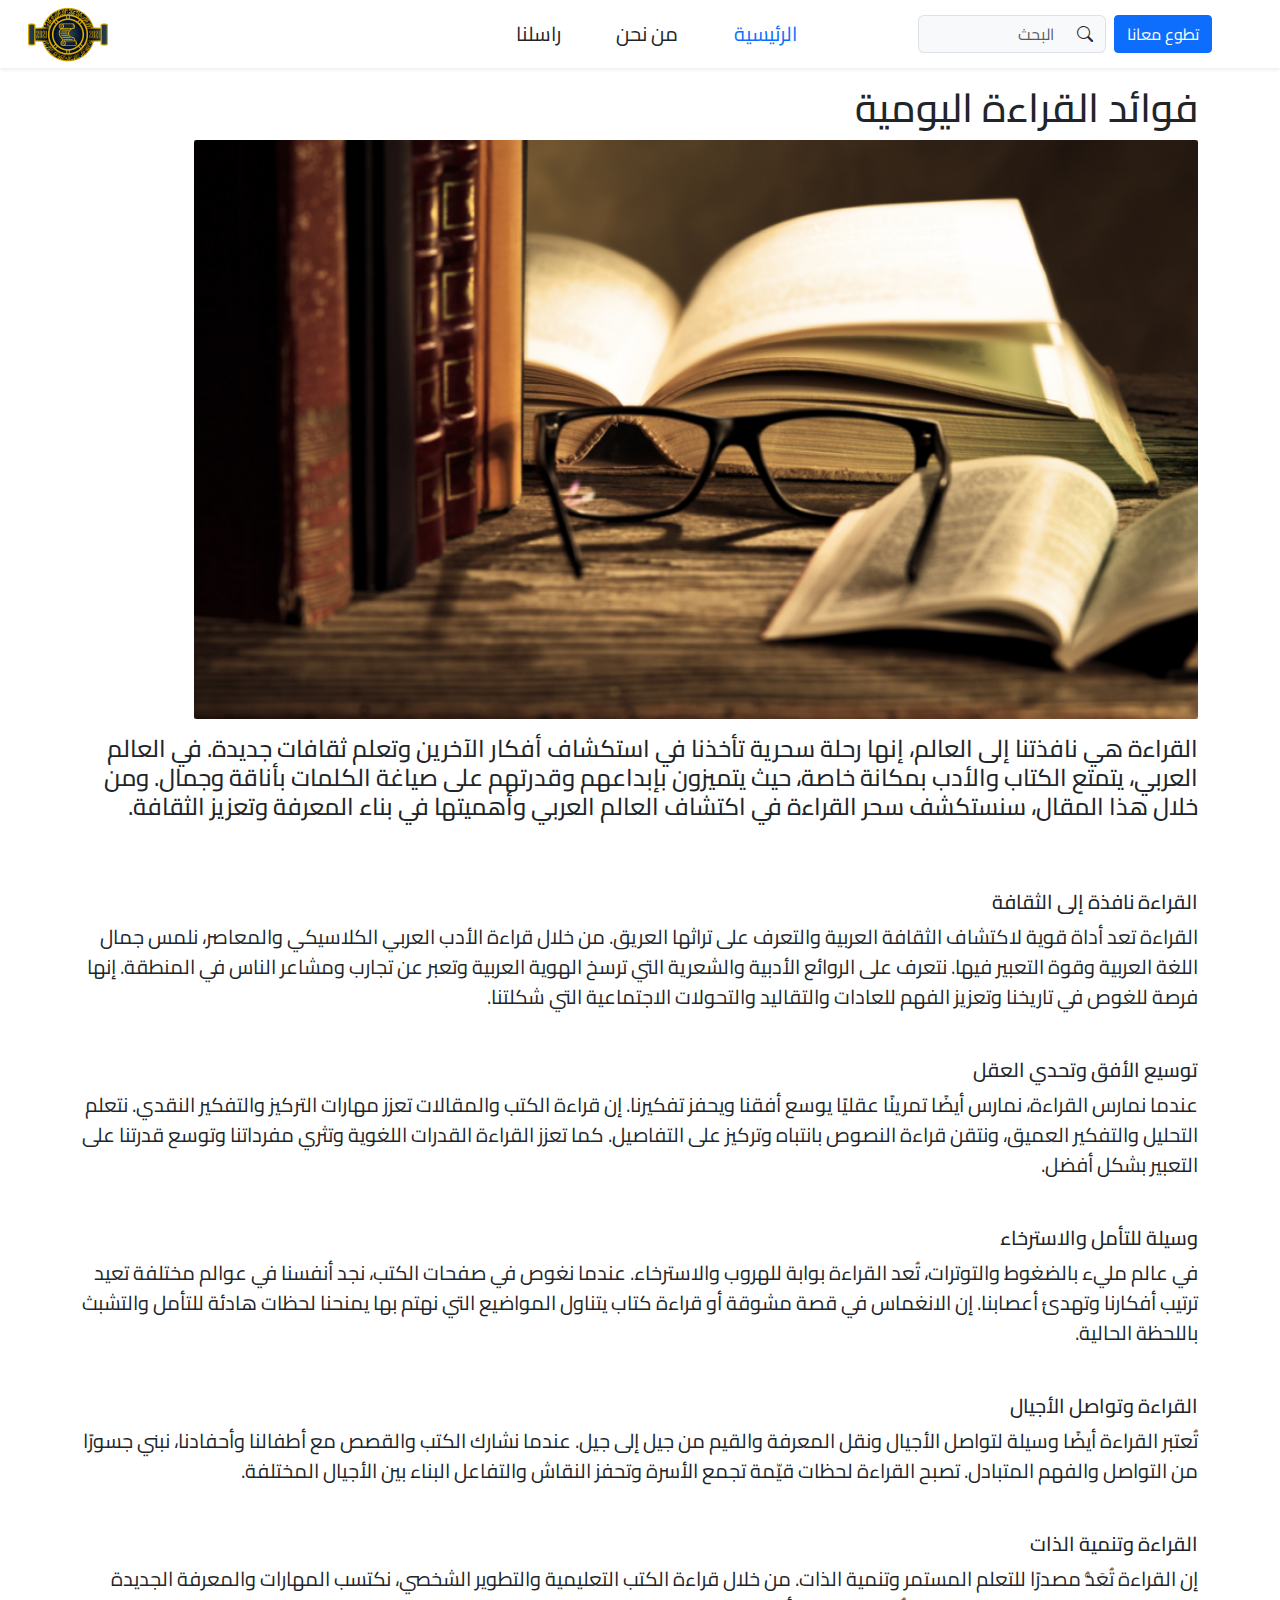
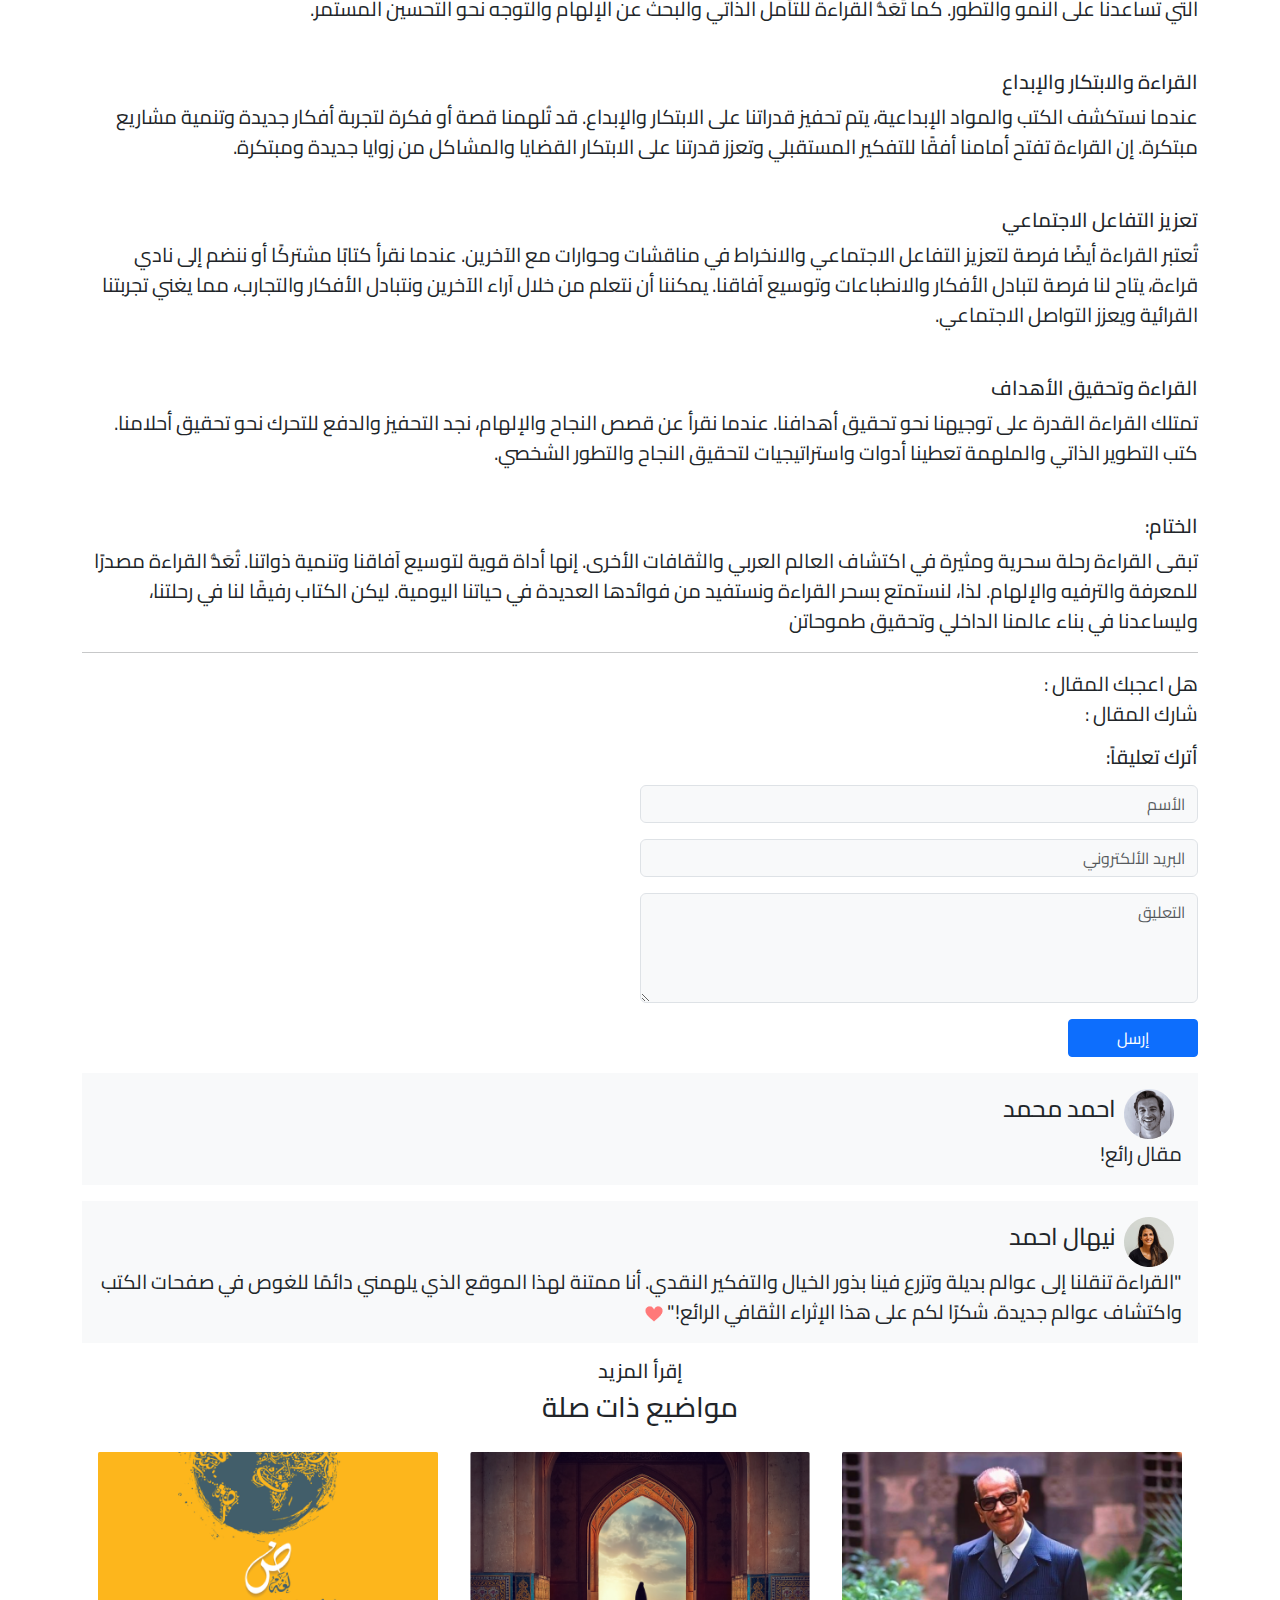
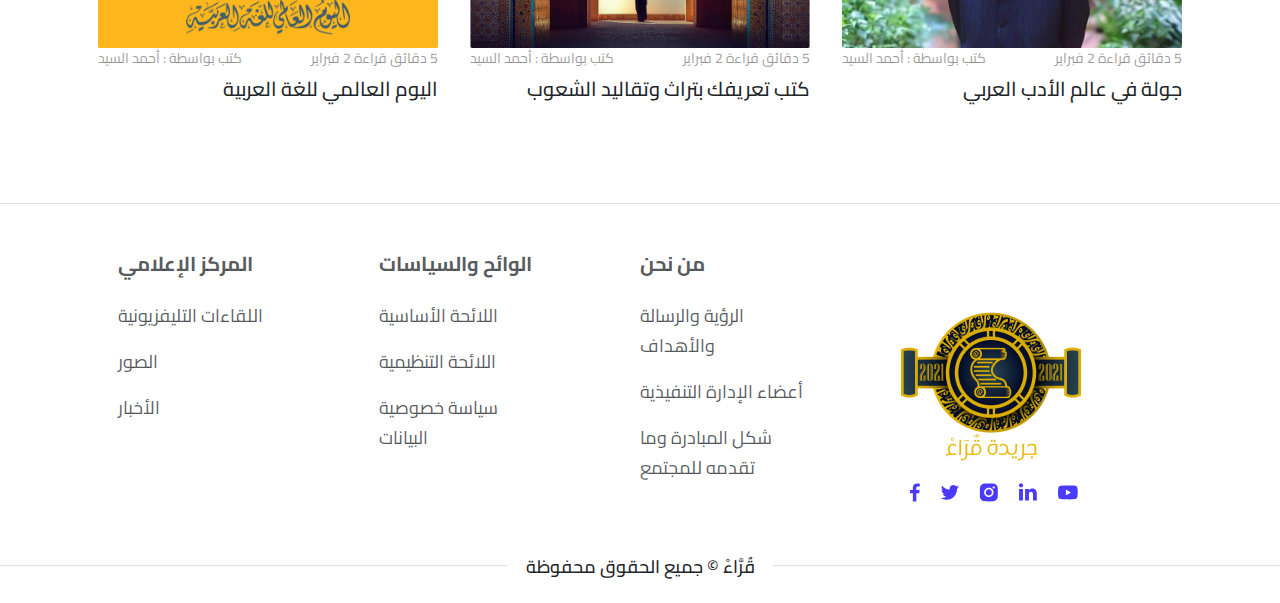
<file: article_page.html>
<!DOCTYPE html>
<html lang="en">

<head>
    <meta charset="UTF-8">
    <meta name="viewport" content="width=device-width, initial-scale=1.0">
    <link rel="stylesheet" href="bootstrap.min.css" />
    <script src="bootstrap.bundle.min.js"></script>
    <link rel="stylesheet" href="https://fonts.googleapis.com/css?family=Cairo" />
    <link rel="stylesheet" href="style.css" />
    <link rel="stylesheet" href="https://cdn.jsdelivr.net/npm/bootstrap-icons@1.5.0/font/bootstrap-icons.css">

    <title>Document</title>
</head>


<nav class="mb-3 container-fluid     shadow-sm">
    <div class="row">
        <div class="col d-flex align-items-center">
            <div class="d-flex p-2  ">
                <button class="btn btn-primary mx-2 me-5 rounded-1">تطوع معانا</button>

                <div class="input-group w-50" style="direction: ltr;">
                    <!-- <span class="input-group-text">@</span>
          <input type="text" class="form-control" placeholder="Username"> -->

                    <input type="text" class="form-control w-50 bg-light text-end" style="border-right: 0px;"
                        placeholder="البحث" />
                    <a href="searchresults.html" class="text-reset h-100 rounded-0">
                        <i class=" bi-search bg-light input-group-text h-100 rounded-0 rounded-end-2"
                            style="border-left: 0px;">
                        </i>
                    </a>

                </div>


            </div>
        </div>

        <div class="col d-flex justify-content-evenly align-items-center">
            <div class="text-primary">
                <a class="text-reset" href="index.html">الرئيسية</a>

            </div>
            <div><a class="text-reset" href="aboutus.html">من نحن</a></div>
            <div class="">
                <a class="text-reset" href="contact_us.html">راسلنا</a>
            </div>
        </div>

        <div class="col text-start mx-3">
            <img src="assets/homepage/الجريدة 1.png" alt="" />
        </div>
    </div>
</nav>


<body>

    <div class="container">
        <h1>فوائد القراءة اليومية</h1>
        <img src="assets/homepage/Rectangle 2.png" width="90%" alt="">
        <div class="content mt-3 mw-5 pw-5">
            <h4>

                القراءة هي نافذتنا إلى العالم، إنها رحلة سحرية تأخذنا في استكشاف أفكار الآخرين وتعلم ثقافات جديدة. في
                العالم
                العربي،
                يتمتع الكتاب والأدب بمكانة خاصة، حيث يتميزون بإبداعهم وقدرتهم على صياغة الكلمات بأناقة وجمال. ومن خلال
                هذا
                المقال،
                سنستكشف سحر القراءة في اكتشاف العالم العربي وأهميتها في بناء المعرفة وتعزيز الثقافة.

            </h4>

            <br>
            <br>


            <h5>
                القراءة نافذة إلى الثقافة

            </h5>
            <p>
                القراءة تعد أداة قوية لاكتشاف الثقافة العربية والتعرف على تراثها العريق. من خلال قراءة الأدب العربي
                الكلاسيكي والمعاصر،
                نلمس جمال اللغة العربية وقوة التعبير فيها. نتعرف على الروائع الأدبية والشعرية التي ترسخ الهوية العربية
                وتعبر
                عن تجارب
                ومشاعر الناس في المنطقة. إنها فرصة للغوص في تاريخنا وتعزيز الفهم للعادات والتقاليد والتحولات الاجتماعية
                التي
                شكلتنا.
            </p>
            <br>

            <h5>
                توسيع الأفق وتحدي العقل

            </h5>

            <p>
                عندما نمارس القراءة، نمارس أيضًا تمرينًا عقليًا يوسع أفقنا ويحفز تفكيرنا. إن قراءة الكتب والمقالات تعزز
                مهارات التركيز
                والتفكير النقدي. نتعلم التحليل والتفكير العميق، ونتقن قراءة النصوص بانتباه وتركيز على التفاصيل. كما تعزز
                القراءة القدرات
                اللغوية وتثري مفرداتنا وتوسع قدرتنا على التعبير بشكل أفضل.

            </p>
            <br>

            <h5>
                وسيلة للتأمل والاسترخاء

            </h5>

            <p>
                في عالم مليء بالضغوط والتوترات، تُعد القراءة بوابة للهروب والاسترخاء. عندما نغوص في صفحات الكتب، نجد
                أنفسنا
                في عوالم
                مختلفة تعيد ترتيب أفكارنا وتهدئ أعصابنا. إن الانغماس في قصة مشوقة أو قراءة كتاب يتناول المواضيع التي
                نهتم
                بها يمنحنا
                لحظات هادئة للتأمل والتشبث باللحظة الحالية.
            </p>
            <br>

            <h5>
                القراءة وتواصل الأجيال

            </h5>
            <p>
                تُعتبر القراءة أيضًا وسيلة لتواصل الأجيال ونقل المعرفة والقيم من جيل إلى جيل. عندما نشارك الكتب والقصص
                مع
                أطفالنا
                وأحفادنا، نبني جسورًا من التواصل والفهم المتبادل. تصبح القراءة لحظات قيّمة تجمع الأسرة وتحفز النقاش
                والتفاعل
                البناء بين
                الأجيال المختلفة.

            </p>
            <br>

            <h5>

                القراءة وتنمية الذات

            </h5>
            <p>
                إن القراءة تُعَدُّ مصدرًا للتعلم المستمر وتنمية الذات. من خلال قراءة الكتب التعليمية والتطوير الشخصي،
                نكتسب
                المهارات
                والمعرفة الجديدة التي تساعدنا على النمو والتطور. كما تُعَدُّ القراءة للتأمل الذاتي والبحث عن الإلهام
                والتوجه
                نحو التحسين
                المستمر.
            </p>
            <br>

            <h5>
                القراءة والابتكار والإبداع

            </h5>
            <p>
                عندما نستكشف الكتب والمواد الإبداعية، يتم تحفيز قدراتنا على الابتكار والإبداع. قد تُلهمنا قصة أو فكرة
                لتجربة
                أفكار جديدة
                وتنمية مشاريع مبتكرة. إن القراءة تفتح أمامنا أفقًا للتفكير المستقبلي وتعزز قدرتنا على الابتكار القضايا
                والمشاكل من زوايا
                جديدة ومبتكرة.
            </p>
            <br>

            <h5>
                تعزيز التفاعل الاجتماعي

            </h5>
            <p>
                تُعتبر القراءة أيضًا فرصة لتعزيز التفاعل الاجتماعي والانخراط في مناقشات وحوارات مع الآخرين. عندما نقرأ
                كتابًا مشتركًا أو
                ننضم إلى نادي قراءة، يتاح لنا فرصة لتبادل الأفكار والانطباعات وتوسيع آفاقنا. يمكننا أن نتعلم من خلال
                آراء
                الآخرين
                ونتبادل الأفكار والتجارب، مما يغني تجربتنا القرائية ويعزز التواصل الاجتماعي.
            </p>
            <br>

            <h5>
                القراءة وتحقيق الأهداف
            </h5>
            <p>
                تمتلك القراءة القدرة على توجيهنا نحو تحقيق أهدافنا. عندما نقرأ عن قصص النجاح والإلهام، نجد التحفيز
                والدفع
                للتحرك نحو
                تحقيق أحلامنا. كتب التطوير الذاتي والملهمة تعطينا أدوات واستراتيجيات لتحقيق النجاح والتطور الشخصي.
            </p>
            <br>

            <h5>
                الختام:
            </h5>
            <p>تبقى القراءة رحلة سحرية ومثيرة في اكتشاف العالم العربي والثقافات الأخرى. إنها أداة قوية لتوسيع آفاقنا
                وتنمية
                ذواتنا.
                تُعَدُّ القراءة مصدرًا للمعرفة والترفيه والإلهام. لذا، لنستمتع بسحر القراءة ونستفيد من فوائدها العديدة
                في
                حياتنا
                اليومية. ليكن الكتاب رفيقًا لنا في رحلتنا، وليساعدنا في بناء عالمنا الداخلي وتحقيق طموحاتن</p>


        </div>
        <hr>

        <!-- Comment -->
        <div>
            هل اعجبك المقال :
        </div>

        <div>
            شارك المقال :
        </div>
        <!-- Comment Form   -->
        <div class="my-3">
            <h5 class="mb-3">أترك تعليقاً:</h5>
            <div class="mb-3 w-50">
                <input type="text" class="form-control bg-light" id="name" placeholder="الأسم">
            </div>
            <div class="mb-3 w-50">
                <input type="email" class="form-control bg-light" id="" placeholder="البريد الألكتروني">
            </div>

            <div class="mb-3 w-50">
                <textarea class="form-control bg-light" id="message" rows="4" placeholder="التعليق"></textarea>
            </div>

            <div>
                <button class="btn btn-primary rounded-1  px-5">إرسل</button>
            </div>
        </div>
        <!-- Comment Block -->
        <div class="bg-light p-3 my-3">

            <div class="d-flex align-items-center">
                <img class="mx-2" src="assets/article page/Ellipse 144.png" alt="">
                <h4>احمد محمد</h4>
            </div>
            <div>
                مقال رائع!
            </div>
        </div>

        <div class="bg-light w-100 p-3 my-3">

            <div class="d-flex align-items-center">
                <img class="mx-2" src="assets/article page/Ellipse 145.png" alt="">
                <h4>نيهال احمد</h4>
            </div>
            <div class="">
                "القراءة تنقلنا إلى عوالم بديلة وتزرع فينا بذور الخيال والتفكير النقدي. أنا ممتنة لهذا الموقع الذي
                يلهمني دائمًا للغوص
                في صفحات الكتب واكتشاف عوالم جديدة. شكرًا لكم على هذا الإثراء الثقافي الرائع!"
                <img src="assets/article page/Vector.png" alt="">

            </div>
        </div>

        <div>
            <div class="text-center">
                <h5>إقرأ المزيد</h5>
                <h3>مواضيع ذات صلة</h3>
            </div>

            <!-- Card 1 -->
            <div class="d-flex justify-content-center">
                <div class=" mt-1 p-3">
                    <div class=" ">
                        <img src="assets/homepage/Rectangle 15.png" style="max-width: 100%" alt="" />
                    </div>
                    <div class="d-flex justify-content-between">
                        <div class="my-subtitle-color" style="font-size: 14px">5 دقائق قراءة 2 فبراير</div>

                        <div class="my-subtitle-color" style="font-size: 14px">كتب بواسطة : أحمد السيد</div>
                    </div>
                    <h5 class="mt-2">جولة في عالم الأدب العربي</h5>
                </div>

                <!-- Card 2 -->
                <div class=" mt-1 p-3">
                    <div class=" ">
                        <img src="assets/homepage/Rectangle 14.png" style="max-width: 100%" alt="" />
                    </div>
                    <div class="d-flex justify-content-between">
                        <div class="my-subtitle-color" style="font-size: 14px">5 دقائق قراءة 2 فبراير</div>

                        <div class="my-subtitle-color" style="font-size: 14px">كتب بواسطة : أحمد السيد</div>
                    </div>
                    <h5 class="mt-2">كتب تعريفك بتراث وتقاليد الشعوب</h5>
                </div>
                <!-- Card 3 -->
                <div class=" mt-1 p-3">
                    <div class=" ">
                        <img src="assets/homepage/Rectangle 13.png" style="max-width: 100%" alt="" />
                    </div>
                    <div class="d-flex justify-content-between">
                        <div class="my-subtitle-color" style="font-size: 14px">5 دقائق قراءة 2 فبراير</div>

                        <div class="my-subtitle-color" style="font-size: 14px">كتب بواسطة : أحمد السيد</div>
                    </div>
                    <h5 class="mt-2">اليوم العالمي للغة العربية</h5>
                </div>
            </div>
        </div>
    </div>

    </div>
    <!-- Footer -->
    <footer class="text-center text-lg-start text-muted ">
        <!-- Section: Social media -->
        <section class="d-flex justify-content-center justify-content-lg-between p-4 border-bottom">
            <!-- Left -->

            <!-- Left -->

            <!-- Right -->
            <div>
                <a href="" class="me-4 text-reset">
                    <i class="fab fa-facebook-f"></i>
                </a>
                <a href="" class="me-4 text-reset">
                    <i class="fab fa-twitter"></i>
                </a>
                <a href="" class="me-4 text-reset">
                    <i class="fab fa-google"></i>
                </a>
                <a href="" class="me-4 text-reset">
                    <i class="fab fa-instagram"></i>
                </a>
                <a href="" class="me-4 text-reset">
                    <i class="fab fa-linkedin"></i>
                </a>
                <a href="" class="me-4 text-reset">
                    <i class="fab fa-github"></i>
                </a>
            </div>
            <!-- Right -->
        </section>
        <!-- Section: Social media -->

        <!-- Section: Links  -->
        <section class="">
            <div class="container  text-md-start mt-5 ">
                <!-- Grid row -->
                <div class="row mt-3">
                    <!-- Grid column -->
                    <div class="col-md-3 col-lg-4 col-xl-3 mx-auto mb-4">
                        <!-- Content -->
                        <h6 class="text-uppercase fw-bold mb-4 ">
                            <i class="fas fa-gem me-3"></i>
                            <!-- <img src="assets/رحلاتي .-1.svg" alt=""> -->
                        </h6>
                        <div class="">
                            <img src="assets/homepage/الجريدة 1 (1).png" alt="" />
                            <div>
                                <!-- Youtube -->
                                <svg class="mx-2" width="21" height="15" viewBox="0 0 21 15" fill="none"
                                    xmlns="http://www.w3.org/2000/svg">
                                    <path
                                        d="M11.2884 14.3747L7.22617 14.2988C5.91092 14.2723 4.5924 14.3251 3.30294 14.051C1.34138 13.6415 1.20241 11.6336 1.057 9.94939C0.856641 7.58155 0.934207 5.17074 1.31232 2.82266C1.52577 1.50514 2.3658 0.718973 3.66488 0.633423C8.05023 0.322948 12.4647 0.359743 16.8404 0.50459C17.3025 0.517869 17.7678 0.590445 18.2235 0.673056C20.4728 1.07597 20.5276 3.35137 20.6734 5.26683C20.8189 7.20205 20.7575 9.14721 20.4795 11.0693C20.2566 12.6607 19.8299 13.9952 18.0296 14.124C15.7738 14.2925 13.5698 14.4281 11.3077 14.3849C11.3078 14.3747 11.2948 14.3747 11.2884 14.3747ZM8.90019 10.3457C10.6001 9.34831 12.2676 8.36752 13.9577 7.3768C12.2547 6.37939 10.5904 5.3986 8.90019 4.40788V10.3457Z"
                                        fill="#4A3AFF" />
                                </svg>

                                <!-- LinkedIN -->
                                <svg class="mx-2" width="19" height="18" viewBox="0 0 19 18" fill="none"
                                    xmlns="http://www.w3.org/2000/svg">
                                    <path
                                        d="M0.849609 2.31458C0.849609 1.73737 1.05232 1.26118 1.45772 0.886013C1.86312 0.510827 2.39016 0.323242 3.0388 0.323242C3.67587 0.323242 4.1913 0.507935 4.58513 0.877355C4.99053 1.25831 5.19324 1.75469 5.19324 2.36653C5.19324 2.92064 4.99633 3.38239 4.6025 3.75181C4.19711 4.13276 3.66428 4.32324 3.00405 4.32324H2.98668C2.3496 4.32324 1.83417 4.13276 1.44034 3.75181C1.04651 3.37086 0.849609 2.89178 0.849609 2.31458ZM1.07548 17.4661V5.899H4.93262V17.4661H1.07548ZM7.06969 17.4661H10.9268V11.0072C10.9268 10.6032 10.9732 10.2915 11.0658 10.0722C11.228 9.67965 11.4741 9.34776 11.8042 9.07649C12.1344 8.8052 12.5484 8.66956 13.0465 8.66956C14.3438 8.66956 14.9925 9.54113 14.9925 11.2843V17.4661H18.8496V10.8341C18.8496 9.12554 18.4442 7.82973 17.6334 6.94662C16.8226 6.0635 15.7512 5.62194 14.4191 5.62194C12.9249 5.62194 11.7608 6.26263 10.9268 7.54402V7.57865H10.9095L10.9268 7.54402V5.899H7.06969C7.09285 6.2684 7.10444 7.41702 7.10444 9.34488C7.10444 11.2727 7.09285 13.9798 7.06969 17.4661Z"
                                        fill="#4A3AFF" />
                                </svg>

                                <!-- Instagram -->
                                <svg class="mx-2" width="19" height="19" viewBox="0 0 19 19" fill="none"
                                    xmlns="http://www.w3.org/2000/svg">
                                    <path fill-rule="evenodd" clip-rule="evenodd"
                                        d="M0.849609 9.39453C0.849609 5.79939 0.849609 4.00182 1.7063 2.70708C2.08886 2.12892 2.584 1.63378 3.16216 1.25122C4.4569 0.394531 6.25447 0.394531 9.84961 0.394531C13.4447 0.394531 15.2423 0.394531 16.5371 1.25122C17.1152 1.63378 17.6104 2.12892 17.9929 2.70708C18.8496 4.00182 18.8496 5.79939 18.8496 9.39453C18.8496 12.9897 18.8496 14.7872 17.9929 16.082C17.6104 16.6601 17.1152 17.1553 16.5371 17.5378C15.2423 18.3945 13.4447 18.3945 9.84961 18.3945C6.25447 18.3945 4.4569 18.3945 3.16216 17.5378C2.584 17.1553 2.08886 16.6601 1.7063 16.082C0.849609 14.7872 0.849609 12.9897 0.849609 9.39453ZM14.5089 9.39476C14.5089 11.9681 12.4228 14.0542 9.84945 14.0542C7.27613 14.0542 5.19004 11.9681 5.19004 9.39476C5.19004 6.82144 7.27613 4.73535 9.84945 4.73535C12.4228 4.73535 14.5089 6.82144 14.5089 9.39476ZM9.84945 12.4778C11.5521 12.4778 12.9325 11.0975 12.9325 9.39476C12.9325 7.69206 11.5521 6.31176 9.84945 6.31176C8.14675 6.31176 6.76645 7.69206 6.76645 9.39476C6.76645 11.0975 8.14675 12.4778 9.84945 12.4778ZM14.6929 5.59608C15.2975 5.59608 15.7877 5.10591 15.7877 4.50126C15.7877 3.8966 15.2975 3.40643 14.6929 3.40643C14.0882 3.40643 13.5981 3.8966 13.5981 4.50126C13.5981 5.10591 14.0882 5.59608 14.6929 5.59608Z"
                                        fill="#4A3AFF" />
                                </svg>

                                <!-- Twitter -->
                                <svg class="mx-2" width="19" height="15" viewBox="0 0 19 15" fill="none"
                                    xmlns="http://www.w3.org/2000/svg">
                                    <path
                                        d="M12.8767 0.0960151V0.0927734H13.7207L14.0291 0.154365C14.2346 0.194352 14.4213 0.246753 14.589 0.311587C14.7567 0.376421 14.9191 0.452065 15.0759 0.538505C15.2328 0.624944 15.3751 0.713021 15.5028 0.802702C15.6294 0.891313 15.743 0.985322 15.8437 1.08473C15.9432 1.18522 16.0985 1.21115 16.3095 1.16253C16.5205 1.1139 16.7477 1.04636 16.9912 0.959923C17.2346 0.873484 17.4754 0.776233 17.7135 0.668172C17.9515 0.56011 18.0965 0.4915 18.1485 0.462325C18.1993 0.43208 18.2264 0.415872 18.2296 0.4137L18.2328 0.408837L18.2491 0.400733L18.2653 0.392629L18.2815 0.384525L18.2978 0.376421L18.301 0.371558L18.3059 0.368316L18.3108 0.365075L18.314 0.360212L18.3302 0.35535L18.3465 0.352108L18.3432 0.376421L18.3383 0.400733L18.3302 0.425046L18.3221 0.449358L18.314 0.465567L18.3059 0.481775L18.2978 0.506088C18.2924 0.522296 18.287 0.543902 18.2815 0.570921C18.2761 0.597941 18.2247 0.705986 18.1273 0.89509C18.03 1.08419 17.9082 1.27599 17.7621 1.47049C17.6161 1.66499 17.4851 1.81193 17.3694 1.91136C17.2525 2.01185 17.1751 2.08208 17.1373 2.12207C17.0994 2.16312 17.0534 2.20094 16.9993 2.23552L16.9181 2.28901L16.9019 2.29712L16.8857 2.30522L16.8824 2.31008L16.8776 2.31333L16.8727 2.31657L16.8694 2.32143L16.8532 2.32953L16.837 2.33764L16.8338 2.3425L16.8289 2.34574L16.824 2.34898L16.8208 2.35385L16.8175 2.35871L16.8126 2.36195L16.8078 2.36519L16.8045 2.37005H16.8857L17.3401 2.2728C17.6431 2.20797 17.9326 2.12964 18.2085 2.03778L18.6467 1.89191L18.6954 1.8757L18.7198 1.86759L18.736 1.85949L18.7522 1.85139L18.7685 1.84328L18.7847 1.83518L18.8171 1.83031L18.8496 1.82707V1.85949L18.8415 1.86273L18.8334 1.86759L18.8301 1.87246L18.8253 1.8757L18.8204 1.87894L18.8171 1.8838L18.8139 1.88867L18.809 1.89191L18.8042 1.89515L18.8009 1.90001L18.7977 1.90487L18.7928 1.90812L18.7847 1.92432L18.7766 1.94053L18.7717 1.94377C18.7695 1.94702 18.7008 2.03885 18.5656 2.21932C18.4303 2.40085 18.3573 2.49269 18.3465 2.49486C18.3356 2.4981 18.3205 2.51431 18.301 2.54348C18.2826 2.57373 18.1679 2.69422 17.9569 2.90493C17.7459 3.11564 17.5393 3.30311 17.3369 3.46736C17.1335 3.63269 17.0307 3.83583 17.0285 4.0768C17.0253 4.31668 17.0128 4.58792 16.9912 4.89046C16.9695 5.19302 16.929 5.51988 16.8694 5.87107C16.8099 6.22226 16.718 6.61936 16.5935 7.06239C16.4691 7.50541 16.3176 7.93764 16.1391 8.35906C15.9605 8.78048 15.7739 9.15867 15.5791 9.49365C15.3843 9.82863 15.2058 10.1123 15.0435 10.3446C14.8812 10.5769 14.7162 10.7957 14.5484 11.001C14.3807 11.2063 14.1687 11.4376 13.9122 11.6948C13.6547 11.9508 13.514 12.0913 13.4902 12.1162C13.4653 12.1399 13.3593 12.2286 13.1721 12.382C12.986 12.5365 12.7858 12.691 12.5715 12.8455C12.3584 12.999 12.1625 13.127 11.984 13.2297C11.8054 13.3323 11.5901 13.4496 11.338 13.5814C11.087 13.7143 10.8153 13.8375 10.5232 13.951C10.231 14.0644 9.92265 14.1698 9.59803 14.267C9.27341 14.3643 8.95962 14.4399 8.65664 14.4939C8.35368 14.548 8.01012 14.5939 7.62598 14.6317L7.04979 14.6884V14.6965H5.99479V14.6884L5.85682 14.6803C5.76486 14.6749 5.68911 14.6695 5.62959 14.6641C5.57009 14.6587 5.34555 14.629 4.95601 14.575C4.56647 14.521 4.2608 14.4669 4.03897 14.4129C3.81716 14.3589 3.48712 14.2562 3.04889 14.1049C2.61066 13.9537 2.23572 13.8008 1.92409 13.6462C1.61355 13.4928 1.41878 13.3955 1.33978 13.3545C1.26187 13.3145 1.17423 13.2648 1.07684 13.2054L0.930764 13.1162L0.927534 13.1114L0.922648 13.1081L0.917779 13.1049L0.914533 13.1L0.898302 13.0919L0.882071 13.0838L0.878841 13.079L0.873956 13.0757L0.869086 13.0725L0.86584 13.0676L0.86261 13.0627L0.857725 13.0595H0.849609V13.0271L0.86584 13.0303L0.882071 13.0352L0.95511 13.0433C1.0038 13.0487 1.13636 13.0568 1.35277 13.0676C1.56919 13.0784 1.79911 13.0784 2.04258 13.0676C2.28604 13.0568 2.53492 13.0325 2.78919 12.9947C3.04348 12.9569 3.34375 12.892 3.69001 12.8002C4.03627 12.7083 4.3544 12.5992 4.6444 12.4728C4.9333 12.3453 5.13888 12.2502 5.26117 12.1875C5.38235 12.1259 5.56738 12.0114 5.81625 11.8439L6.18956 11.5926L6.1928 11.5878L6.19767 11.5845L6.20256 11.5813L6.20579 11.5764L6.20903 11.5716L6.2139 11.5683L6.21879 11.5651L6.22202 11.5602L6.23825 11.5554L6.25448 11.5521L6.25772 11.5359L6.26259 11.5197L6.26748 11.5165L6.27071 11.5116L6.14086 11.5035C6.0543 11.4981 5.97044 11.4927 5.88928 11.4873C5.80813 11.4819 5.68099 11.4576 5.50786 11.4143C5.33474 11.3711 5.14809 11.3063 4.9479 11.2198C4.74772 11.1334 4.55295 11.0307 4.36359 10.9119C4.17424 10.793 4.03735 10.6941 3.95295 10.6153C3.86963 10.5375 3.76142 10.4273 3.62833 10.2846C3.49632 10.1409 3.38162 9.9934 3.28424 9.84213C3.18685 9.69086 3.0938 9.51633 3.00508 9.3186L2.87035 9.02361L2.86223 8.99929L2.85412 8.97498L2.84925 8.95877L2.846 8.94256L2.87035 8.94581L2.8947 8.95067L3.07323 8.97498C3.19227 8.99119 3.37893 8.99659 3.6332 8.99119C3.88749 8.98579 4.06332 8.97498 4.1607 8.95877C4.25809 8.94256 4.3176 8.93175 4.33924 8.92636L4.3717 8.91825L4.41228 8.91015L4.45286 8.90204L4.4561 8.89718L4.46097 8.89394L4.46586 8.8907L4.46909 8.88583L4.43662 8.87773L4.40416 8.86963L4.3717 8.86152L4.33924 8.85342L4.30678 8.84531C4.28514 8.83992 4.24728 8.82911 4.19316 8.8129C4.13906 8.79669 3.99299 8.73725 3.75493 8.6346C3.51689 8.53196 3.32752 8.432 3.18685 8.33475C3.04583 8.23722 2.91137 8.13055 2.78433 8.01544C2.65772 7.89874 2.51869 7.74854 2.36719 7.56485C2.21571 7.38116 2.08046 7.16774 1.96142 6.92462C1.8424 6.68149 1.75313 6.44918 1.69361 6.22766C1.63433 6.00744 1.59522 5.7823 1.57677 5.55501L1.54754 5.21463L1.56377 5.21787L1.58 5.22273L1.59623 5.23084L1.61246 5.23894L1.62869 5.24705L1.64492 5.25515L1.8965 5.36861C2.06423 5.44426 2.27252 5.50909 2.52139 5.56311C2.77027 5.61713 2.91904 5.64686 2.96773 5.65226L3.04077 5.66036H3.18685L3.18362 5.6555L3.17873 5.65226L3.17387 5.64902L3.17062 5.64415L3.16739 5.63929L3.1625 5.63605L3.15763 5.63281L3.15439 5.62794L3.13816 5.61984L3.12193 5.61174L3.1187 5.60687L3.11381 5.60363L3.10894 5.60039L3.1057 5.59553L3.08947 5.58742L3.07323 5.57932L3.07 5.57446C3.06676 5.57229 3.02022 5.53771 2.9304 5.47072C2.84167 5.40265 2.74862 5.31459 2.65123 5.20653C2.55385 5.09846 2.45646 4.98501 2.35908 4.86615C2.26151 4.74702 2.17461 4.61957 2.09938 4.48525C2.02365 4.35019 1.94357 4.17836 1.85917 3.96982C1.77585 3.76236 1.71255 3.55327 1.66927 3.34256C1.626 3.13185 1.60165 2.92385 1.59623 2.71854C1.59082 2.51322 1.59623 2.33764 1.61246 2.19176C1.62869 2.04589 1.66115 1.8811 1.70984 1.69741C1.75854 1.51372 1.82888 1.31922 1.92084 1.1139L2.05881 0.805943L2.06692 0.781631L2.07504 0.757318L2.07992 0.754076L2.08315 0.749214L2.0864 0.744351L2.09127 0.74111L2.09615 0.744351L2.09938 0.749214L2.10263 0.754076L2.1075 0.757318L2.11238 0.76056L2.11561 0.765422L2.11886 0.770285L2.12373 0.773527L2.13185 0.789735L2.13996 0.805943L2.14485 0.809185L2.14808 0.814048L2.36719 1.05717C2.51327 1.21926 2.6864 1.40026 2.88658 1.60016C3.08677 1.80005 3.19768 1.90379 3.21931 1.91136C3.24096 1.92 3.268 1.94484 3.30047 1.98592C3.33293 2.0259 3.44114 2.12153 3.62508 2.2728C3.80904 2.42408 4.0498 2.59968 4.34736 2.79958C4.64493 2.99948 4.97495 3.19668 5.33744 3.39118C5.69994 3.58569 6.08948 3.76127 6.50606 3.91796C6.92265 4.07464 7.21481 4.17729 7.38252 4.22592C7.55025 4.27454 7.83699 4.33667 8.24276 4.41231C8.64853 4.48796 8.95422 4.53658 9.1598 4.55819C9.36539 4.5798 9.50607 4.59223 9.5818 4.59547L9.69542 4.59871L9.69219 4.5744L9.6873 4.55009L9.65484 4.34748C9.6332 4.21242 9.62238 4.02331 9.62238 3.78019C9.62238 3.53706 9.64132 3.31285 9.67919 3.10754C9.71707 2.90223 9.77388 2.69422 9.84961 2.48351C9.92536 2.2728 9.99949 2.10369 10.072 1.97619C10.1456 1.84976 10.2419 1.70551 10.3609 1.54343C10.4799 1.38134 10.6341 1.21386 10.8235 1.04097C11.0128 0.86807 11.2292 0.71409 11.4727 0.579026C11.7162 0.443961 11.9407 0.341297 12.1463 0.271066C12.3519 0.200835 12.525 0.1549 12.6657 0.133294C12.8063 0.111689 12.8767 0.0992568 12.8767 0.0960151V0.0960151Z"
                                        fill="#4A3AFF" />
                                </svg>
                                <!-- Facebook -->
                                <svg class="mx-2" width="11" height="19" viewBox="0 0 11 19" fill="none"
                                    xmlns="http://www.w3.org/2000/svg">
                                    <path
                                        d="M7.31339 18.3945V10.1839H10.2081L10.6415 6.98403H7.31331V4.94106C7.31331 4.01463 7.58348 3.38332 8.97893 3.38332L10.7586 3.38252V0.520603C10.4508 0.481677 9.39429 0.394531 8.16531 0.394531C5.59929 0.394531 3.84255 1.88571 3.84255 4.62426V6.98403H0.94043V10.1839H3.84255V18.3945H7.31339V18.3945Z"
                                        fill="#4A3AFF" />
                                </svg>




                            </div>



                        </div>

                    </div>
                    <!-- Grid column -->

                    <!-- Grid column -->
                    <div class="col-md-2 col-lg-2 col-xl-2 mx-auto mb-4">
                        <!-- Links -->
                        <h5 class="text-uppercase fw-bold mb-4">
                            من نحن
                        </h5>
                        <p>
                            <a href="#!" class="text-reset my-footer-txt">الرؤية والرسالة والأهداف</a>
                        </p>
                        <p>
                            <a href="#!" class="text-reset my-footer-txt">أعضاء الإدارة التنفيذية</a>
                        </p>
                        <p>
                            <a href="#!" class="text-reset my-footer-txt">شكل المبادرة وما تقدمه للمجتمع</a>
                        </p>

                    </div>
                    <!-- Grid column -->

                    <!-- Grid column -->
                    <div class="col-md-3 col-lg-2 col-xl-2 mx-auto mb-4">
                        <!-- Links -->
                        <h5 class="text-uppercase fw-bold mb-4">
                            الوائح والسياسات
                        </h5>
                        <p>
                            <a href="#!" class="text-reset my-footer-txt">اللائحة الأساسية </a>
                        </p>
                        <p>
                            <a href="#!" class="text-reset my-footer-txt">اللائحة التنظيمية </a>
                        </p>
                        <p>
                            <a href="#!" class="text-reset my-footer-txt">سياسة خصوصية البيانات</a>
                        </p>
                        <p>

                    </div>
                    <div class="col-md-3 col-lg-2 col-xl-2 mx-auto mb-4">
                        <!-- Links -->
                        <h5 class="text-uppercase fw-bold mb-4">
                            المركز الإعلامي
                        </h5>
                        <p>
                            <a href="#!" class="text-reset my-footer-txt">اللقاءات التليفزيونية </a>
                        </p>
                        <p>
                            <a href="#!" class="text-reset my-footer-txt"> الصور </a>
                        </p>
                        <p>
                            <a href="#!" class="text-reset my-footer-txt">الأخبار</a>
                        </p>


                    </div>

                    <!-- Grid column -->

                    <!-- Grid column -->
                    <!-- <div class="col-md-4 col-lg-3 col-xl-3 mx-auto mb-md-0 mb-4">
                            <h6 class="text-uppercase fw-bold mb-4">Contact</h6>
                            <p><i class="fas fa-home me-3"></i> New York, NY 10012, US</p>
                            <p>
                                <i class="fas fa-envelope me-3"></i>
                                info@example.com
                            </p>
                            <p><i class="fas fa-phone me-3"></i> + 01 234 567 88</p>
                            <p><i class="fas fa-print me-3"></i> + 01 234 567 89</p>
                        </div>
                    </div> -->
                    <!-- Grid row -->
                </div>
        </section>
        <!-- Section: Links  -->
    </footer>
    <h2 class="text-divider" style="font-size: 18px;">
        <span>قُرَّاءْ © جميع الحقوق محفوظة</span>
    </h2>
</body>

</html>
</file>
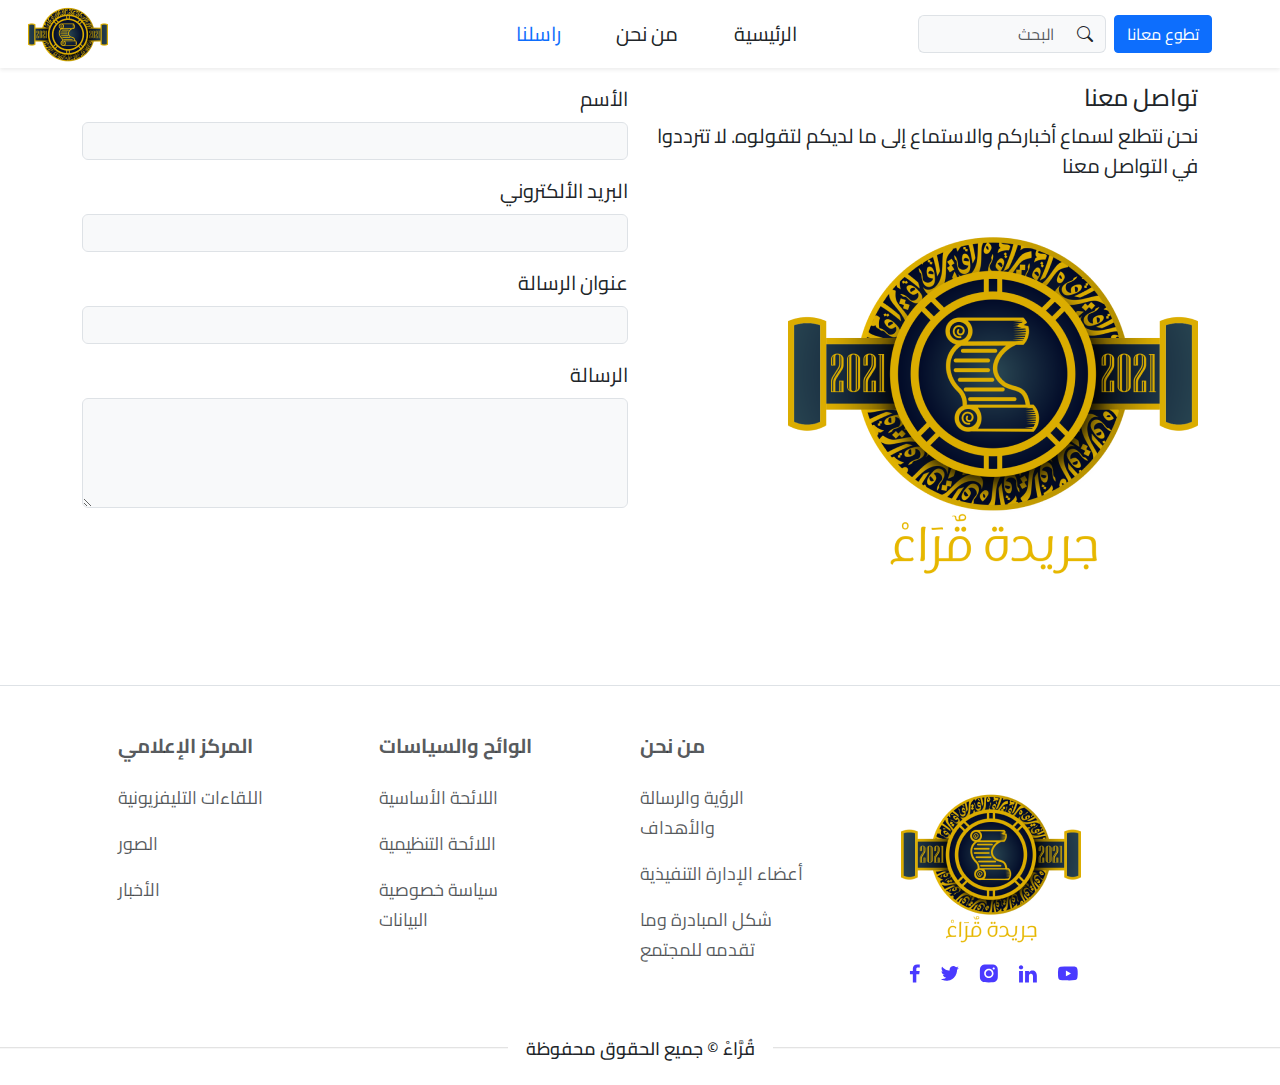
<file: contact_us.html>
<!DOCTYPE html>
<html lang="en">

<head>
    <meta charset="UTF-8">
    <meta name="viewport" content="width=device-width, initial-scale=1.0">
    <link rel="stylesheet" href="bootstrap.min.css" />
    <script src="bootstrap.bundle.min.js"></script>
    <link rel="stylesheet" href="https://fonts.googleapis.com/css?family=Cairo" />
    <link rel="stylesheet" href="style.css" />
    <link rel="stylesheet" href="https://cdn.jsdelivr.net/npm/bootstrap-icons@1.5.0/font/bootstrap-icons.css">

    <title>Document</title>
</head>
<nav class="mb-3 container-fluid     shadow-sm">
    <div class="row">
        <div class="col d-flex align-items-center">
            <div class="d-flex p-2  ">
                <button class="btn btn-primary mx-2 me-5 rounded-1">تطوع معانا</button>

                <div class="input-group w-50" style="direction: ltr;">
                    <!-- <span class="input-group-text">@</span>
          <input type="text" class="form-control" placeholder="Username"> -->

                    <input type="text" class="form-control w-50 bg-light text-end" style="border-right: 0px;"
                        placeholder="البحث" />
                    <a href="searchresults.html" class="text-reset h-100 rounded-0">
                        <i class=" bi-search bg-light input-group-text h-100 rounded-0 rounded-end-2"
                            style="border-left: 0px;">
                        </i>
                    </a>

                </div>


            </div>
        </div>

        <div class="col d-flex justify-content-evenly align-items-center">
            <div class="">
                <a class="text-reset" href="index.html">الرئيسية</a>

            </div>
            <div><a class="text-reset" href="aboutus.html">من نحن</a></div>
            <div class="text-primary">
                <a class="text-reset" href="contact_us.html">راسلنا</a>
            </div>
        </div>

        <div class="col text-start mx-3">
            <img src="assets/homepage/الجريدة 1.png" alt="" />
        </div>
    </div>
</nav>


<body>
    <div class="container">
        <div class="row">
            <div class="col">

                <h4>
                    تواصل معنا
                </h4>
                <p>
                    نحن نتطلع لسماع أخباركم والاستماع إلى ما لديكم لتقولوه.
                    لا تترددوا في التواصل معنا
                </p>
                <img src="assets/contact us/الجريدة 2.png" alt="">
            </div>

            <div class="col">
                <div class="mb-3">
                    <label for="name" class="form-label">الأسم</label>
                    <input type="text" class="form-control bg-light" id="name" placeholder="">
                </div>
                <div class="mb-3">
                    <label for="email" class="form-label">البريد الألكتروني</label>
                    <input type="email" class="form-control bg-light" id="" placeholder="">
                </div>
                <div class="mb-3">
                    <label for="title" class="form-label">عنوان الرسالة</label>
                    <input type="text" class="form-control bg-light" id="title" placeholder="">
                </div>
                <div class="mb-3">
                    <label for="message" class="form-label">الرسالة</label>
                    <textarea class="form-control bg-light" id="message" rows="4"></textarea>
                </div>

            </div>


        </div>

    </div>
    <!-- Footer -->
    <footer class="text-center text-lg-start text-muted ">
        <!-- Section: Social media -->
        <section class="d-flex justify-content-center justify-content-lg-between p-4 border-bottom">
            <!-- Left -->

            <!-- Left -->

            <!-- Right -->
            <div>
                <a href="" class="me-4 text-reset">
                    <i class="fab fa-facebook-f"></i>
                </a>
                <a href="" class="me-4 text-reset">
                    <i class="fab fa-twitter"></i>
                </a>
                <a href="" class="me-4 text-reset">
                    <i class="fab fa-google"></i>
                </a>
                <a href="" class="me-4 text-reset">
                    <i class="fab fa-instagram"></i>
                </a>
                <a href="" class="me-4 text-reset">
                    <i class="fab fa-linkedin"></i>
                </a>
                <a href="" class="me-4 text-reset">
                    <i class="fab fa-github"></i>
                </a>
            </div>
            <!-- Right -->
        </section>
        <!-- Section: Social media -->

        <!-- Section: Links  -->
        <section class="">
            <div class="container  text-md-start mt-5 ">
                <!-- Grid row -->
                <div class="row mt-3">
                    <!-- Grid column -->
                    <div class="col-md-3 col-lg-4 col-xl-3 mx-auto mb-4">
                        <!-- Content -->
                        <h6 class="text-uppercase fw-bold mb-4 ">
                            <i class="fas fa-gem me-3"></i>
                            <!-- <img src="assets/رحلاتي .-1.svg" alt=""> -->
                        </h6>
                        <div class="">
                            <img src="assets/homepage/الجريدة 1 (1).png" alt="" />
                            <div>
                                <!-- Youtube -->
                                <svg class="mx-2" width="21" height="15" viewBox="0 0 21 15" fill="none"
                                    xmlns="http://www.w3.org/2000/svg">
                                    <path
                                        d="M11.2884 14.3747L7.22617 14.2988C5.91092 14.2723 4.5924 14.3251 3.30294 14.051C1.34138 13.6415 1.20241 11.6336 1.057 9.94939C0.856641 7.58155 0.934207 5.17074 1.31232 2.82266C1.52577 1.50514 2.3658 0.718973 3.66488 0.633423C8.05023 0.322948 12.4647 0.359743 16.8404 0.50459C17.3025 0.517869 17.7678 0.590445 18.2235 0.673056C20.4728 1.07597 20.5276 3.35137 20.6734 5.26683C20.8189 7.20205 20.7575 9.14721 20.4795 11.0693C20.2566 12.6607 19.8299 13.9952 18.0296 14.124C15.7738 14.2925 13.5698 14.4281 11.3077 14.3849C11.3078 14.3747 11.2948 14.3747 11.2884 14.3747ZM8.90019 10.3457C10.6001 9.34831 12.2676 8.36752 13.9577 7.3768C12.2547 6.37939 10.5904 5.3986 8.90019 4.40788V10.3457Z"
                                        fill="#4A3AFF" />
                                </svg>

                                <!-- LinkedIN -->
                                <svg class="mx-2" width="19" height="18" viewBox="0 0 19 18" fill="none"
                                    xmlns="http://www.w3.org/2000/svg">
                                    <path
                                        d="M0.849609 2.31458C0.849609 1.73737 1.05232 1.26118 1.45772 0.886013C1.86312 0.510827 2.39016 0.323242 3.0388 0.323242C3.67587 0.323242 4.1913 0.507935 4.58513 0.877355C4.99053 1.25831 5.19324 1.75469 5.19324 2.36653C5.19324 2.92064 4.99633 3.38239 4.6025 3.75181C4.19711 4.13276 3.66428 4.32324 3.00405 4.32324H2.98668C2.3496 4.32324 1.83417 4.13276 1.44034 3.75181C1.04651 3.37086 0.849609 2.89178 0.849609 2.31458ZM1.07548 17.4661V5.899H4.93262V17.4661H1.07548ZM7.06969 17.4661H10.9268V11.0072C10.9268 10.6032 10.9732 10.2915 11.0658 10.0722C11.228 9.67965 11.4741 9.34776 11.8042 9.07649C12.1344 8.8052 12.5484 8.66956 13.0465 8.66956C14.3438 8.66956 14.9925 9.54113 14.9925 11.2843V17.4661H18.8496V10.8341C18.8496 9.12554 18.4442 7.82973 17.6334 6.94662C16.8226 6.0635 15.7512 5.62194 14.4191 5.62194C12.9249 5.62194 11.7608 6.26263 10.9268 7.54402V7.57865H10.9095L10.9268 7.54402V5.899H7.06969C7.09285 6.2684 7.10444 7.41702 7.10444 9.34488C7.10444 11.2727 7.09285 13.9798 7.06969 17.4661Z"
                                        fill="#4A3AFF" />
                                </svg>

                                <!-- Instagram -->
                                <svg class="mx-2" width="19" height="19" viewBox="0 0 19 19" fill="none"
                                    xmlns="http://www.w3.org/2000/svg">
                                    <path fill-rule="evenodd" clip-rule="evenodd"
                                        d="M0.849609 9.39453C0.849609 5.79939 0.849609 4.00182 1.7063 2.70708C2.08886 2.12892 2.584 1.63378 3.16216 1.25122C4.4569 0.394531 6.25447 0.394531 9.84961 0.394531C13.4447 0.394531 15.2423 0.394531 16.5371 1.25122C17.1152 1.63378 17.6104 2.12892 17.9929 2.70708C18.8496 4.00182 18.8496 5.79939 18.8496 9.39453C18.8496 12.9897 18.8496 14.7872 17.9929 16.082C17.6104 16.6601 17.1152 17.1553 16.5371 17.5378C15.2423 18.3945 13.4447 18.3945 9.84961 18.3945C6.25447 18.3945 4.4569 18.3945 3.16216 17.5378C2.584 17.1553 2.08886 16.6601 1.7063 16.082C0.849609 14.7872 0.849609 12.9897 0.849609 9.39453ZM14.5089 9.39476C14.5089 11.9681 12.4228 14.0542 9.84945 14.0542C7.27613 14.0542 5.19004 11.9681 5.19004 9.39476C5.19004 6.82144 7.27613 4.73535 9.84945 4.73535C12.4228 4.73535 14.5089 6.82144 14.5089 9.39476ZM9.84945 12.4778C11.5521 12.4778 12.9325 11.0975 12.9325 9.39476C12.9325 7.69206 11.5521 6.31176 9.84945 6.31176C8.14675 6.31176 6.76645 7.69206 6.76645 9.39476C6.76645 11.0975 8.14675 12.4778 9.84945 12.4778ZM14.6929 5.59608C15.2975 5.59608 15.7877 5.10591 15.7877 4.50126C15.7877 3.8966 15.2975 3.40643 14.6929 3.40643C14.0882 3.40643 13.5981 3.8966 13.5981 4.50126C13.5981 5.10591 14.0882 5.59608 14.6929 5.59608Z"
                                        fill="#4A3AFF" />
                                </svg>

                                <!-- Twitter -->
                                <svg class="mx-2" width="19" height="15" viewBox="0 0 19 15" fill="none"
                                    xmlns="http://www.w3.org/2000/svg">
                                    <path
                                        d="M12.8767 0.0960151V0.0927734H13.7207L14.0291 0.154365C14.2346 0.194352 14.4213 0.246753 14.589 0.311587C14.7567 0.376421 14.9191 0.452065 15.0759 0.538505C15.2328 0.624944 15.3751 0.713021 15.5028 0.802702C15.6294 0.891313 15.743 0.985322 15.8437 1.08473C15.9432 1.18522 16.0985 1.21115 16.3095 1.16253C16.5205 1.1139 16.7477 1.04636 16.9912 0.959923C17.2346 0.873484 17.4754 0.776233 17.7135 0.668172C17.9515 0.56011 18.0965 0.4915 18.1485 0.462325C18.1993 0.43208 18.2264 0.415872 18.2296 0.4137L18.2328 0.408837L18.2491 0.400733L18.2653 0.392629L18.2815 0.384525L18.2978 0.376421L18.301 0.371558L18.3059 0.368316L18.3108 0.365075L18.314 0.360212L18.3302 0.35535L18.3465 0.352108L18.3432 0.376421L18.3383 0.400733L18.3302 0.425046L18.3221 0.449358L18.314 0.465567L18.3059 0.481775L18.2978 0.506088C18.2924 0.522296 18.287 0.543902 18.2815 0.570921C18.2761 0.597941 18.2247 0.705986 18.1273 0.89509C18.03 1.08419 17.9082 1.27599 17.7621 1.47049C17.6161 1.66499 17.4851 1.81193 17.3694 1.91136C17.2525 2.01185 17.1751 2.08208 17.1373 2.12207C17.0994 2.16312 17.0534 2.20094 16.9993 2.23552L16.9181 2.28901L16.9019 2.29712L16.8857 2.30522L16.8824 2.31008L16.8776 2.31333L16.8727 2.31657L16.8694 2.32143L16.8532 2.32953L16.837 2.33764L16.8338 2.3425L16.8289 2.34574L16.824 2.34898L16.8208 2.35385L16.8175 2.35871L16.8126 2.36195L16.8078 2.36519L16.8045 2.37005H16.8857L17.3401 2.2728C17.6431 2.20797 17.9326 2.12964 18.2085 2.03778L18.6467 1.89191L18.6954 1.8757L18.7198 1.86759L18.736 1.85949L18.7522 1.85139L18.7685 1.84328L18.7847 1.83518L18.8171 1.83031L18.8496 1.82707V1.85949L18.8415 1.86273L18.8334 1.86759L18.8301 1.87246L18.8253 1.8757L18.8204 1.87894L18.8171 1.8838L18.8139 1.88867L18.809 1.89191L18.8042 1.89515L18.8009 1.90001L18.7977 1.90487L18.7928 1.90812L18.7847 1.92432L18.7766 1.94053L18.7717 1.94377C18.7695 1.94702 18.7008 2.03885 18.5656 2.21932C18.4303 2.40085 18.3573 2.49269 18.3465 2.49486C18.3356 2.4981 18.3205 2.51431 18.301 2.54348C18.2826 2.57373 18.1679 2.69422 17.9569 2.90493C17.7459 3.11564 17.5393 3.30311 17.3369 3.46736C17.1335 3.63269 17.0307 3.83583 17.0285 4.0768C17.0253 4.31668 17.0128 4.58792 16.9912 4.89046C16.9695 5.19302 16.929 5.51988 16.8694 5.87107C16.8099 6.22226 16.718 6.61936 16.5935 7.06239C16.4691 7.50541 16.3176 7.93764 16.1391 8.35906C15.9605 8.78048 15.7739 9.15867 15.5791 9.49365C15.3843 9.82863 15.2058 10.1123 15.0435 10.3446C14.8812 10.5769 14.7162 10.7957 14.5484 11.001C14.3807 11.2063 14.1687 11.4376 13.9122 11.6948C13.6547 11.9508 13.514 12.0913 13.4902 12.1162C13.4653 12.1399 13.3593 12.2286 13.1721 12.382C12.986 12.5365 12.7858 12.691 12.5715 12.8455C12.3584 12.999 12.1625 13.127 11.984 13.2297C11.8054 13.3323 11.5901 13.4496 11.338 13.5814C11.087 13.7143 10.8153 13.8375 10.5232 13.951C10.231 14.0644 9.92265 14.1698 9.59803 14.267C9.27341 14.3643 8.95962 14.4399 8.65664 14.4939C8.35368 14.548 8.01012 14.5939 7.62598 14.6317L7.04979 14.6884V14.6965H5.99479V14.6884L5.85682 14.6803C5.76486 14.6749 5.68911 14.6695 5.62959 14.6641C5.57009 14.6587 5.34555 14.629 4.95601 14.575C4.56647 14.521 4.2608 14.4669 4.03897 14.4129C3.81716 14.3589 3.48712 14.2562 3.04889 14.1049C2.61066 13.9537 2.23572 13.8008 1.92409 13.6462C1.61355 13.4928 1.41878 13.3955 1.33978 13.3545C1.26187 13.3145 1.17423 13.2648 1.07684 13.2054L0.930764 13.1162L0.927534 13.1114L0.922648 13.1081L0.917779 13.1049L0.914533 13.1L0.898302 13.0919L0.882071 13.0838L0.878841 13.079L0.873956 13.0757L0.869086 13.0725L0.86584 13.0676L0.86261 13.0627L0.857725 13.0595H0.849609V13.0271L0.86584 13.0303L0.882071 13.0352L0.95511 13.0433C1.0038 13.0487 1.13636 13.0568 1.35277 13.0676C1.56919 13.0784 1.79911 13.0784 2.04258 13.0676C2.28604 13.0568 2.53492 13.0325 2.78919 12.9947C3.04348 12.9569 3.34375 12.892 3.69001 12.8002C4.03627 12.7083 4.3544 12.5992 4.6444 12.4728C4.9333 12.3453 5.13888 12.2502 5.26117 12.1875C5.38235 12.1259 5.56738 12.0114 5.81625 11.8439L6.18956 11.5926L6.1928 11.5878L6.19767 11.5845L6.20256 11.5813L6.20579 11.5764L6.20903 11.5716L6.2139 11.5683L6.21879 11.5651L6.22202 11.5602L6.23825 11.5554L6.25448 11.5521L6.25772 11.5359L6.26259 11.5197L6.26748 11.5165L6.27071 11.5116L6.14086 11.5035C6.0543 11.4981 5.97044 11.4927 5.88928 11.4873C5.80813 11.4819 5.68099 11.4576 5.50786 11.4143C5.33474 11.3711 5.14809 11.3063 4.9479 11.2198C4.74772 11.1334 4.55295 11.0307 4.36359 10.9119C4.17424 10.793 4.03735 10.6941 3.95295 10.6153C3.86963 10.5375 3.76142 10.4273 3.62833 10.2846C3.49632 10.1409 3.38162 9.9934 3.28424 9.84213C3.18685 9.69086 3.0938 9.51633 3.00508 9.3186L2.87035 9.02361L2.86223 8.99929L2.85412 8.97498L2.84925 8.95877L2.846 8.94256L2.87035 8.94581L2.8947 8.95067L3.07323 8.97498C3.19227 8.99119 3.37893 8.99659 3.6332 8.99119C3.88749 8.98579 4.06332 8.97498 4.1607 8.95877C4.25809 8.94256 4.3176 8.93175 4.33924 8.92636L4.3717 8.91825L4.41228 8.91015L4.45286 8.90204L4.4561 8.89718L4.46097 8.89394L4.46586 8.8907L4.46909 8.88583L4.43662 8.87773L4.40416 8.86963L4.3717 8.86152L4.33924 8.85342L4.30678 8.84531C4.28514 8.83992 4.24728 8.82911 4.19316 8.8129C4.13906 8.79669 3.99299 8.73725 3.75493 8.6346C3.51689 8.53196 3.32752 8.432 3.18685 8.33475C3.04583 8.23722 2.91137 8.13055 2.78433 8.01544C2.65772 7.89874 2.51869 7.74854 2.36719 7.56485C2.21571 7.38116 2.08046 7.16774 1.96142 6.92462C1.8424 6.68149 1.75313 6.44918 1.69361 6.22766C1.63433 6.00744 1.59522 5.7823 1.57677 5.55501L1.54754 5.21463L1.56377 5.21787L1.58 5.22273L1.59623 5.23084L1.61246 5.23894L1.62869 5.24705L1.64492 5.25515L1.8965 5.36861C2.06423 5.44426 2.27252 5.50909 2.52139 5.56311C2.77027 5.61713 2.91904 5.64686 2.96773 5.65226L3.04077 5.66036H3.18685L3.18362 5.6555L3.17873 5.65226L3.17387 5.64902L3.17062 5.64415L3.16739 5.63929L3.1625 5.63605L3.15763 5.63281L3.15439 5.62794L3.13816 5.61984L3.12193 5.61174L3.1187 5.60687L3.11381 5.60363L3.10894 5.60039L3.1057 5.59553L3.08947 5.58742L3.07323 5.57932L3.07 5.57446C3.06676 5.57229 3.02022 5.53771 2.9304 5.47072C2.84167 5.40265 2.74862 5.31459 2.65123 5.20653C2.55385 5.09846 2.45646 4.98501 2.35908 4.86615C2.26151 4.74702 2.17461 4.61957 2.09938 4.48525C2.02365 4.35019 1.94357 4.17836 1.85917 3.96982C1.77585 3.76236 1.71255 3.55327 1.66927 3.34256C1.626 3.13185 1.60165 2.92385 1.59623 2.71854C1.59082 2.51322 1.59623 2.33764 1.61246 2.19176C1.62869 2.04589 1.66115 1.8811 1.70984 1.69741C1.75854 1.51372 1.82888 1.31922 1.92084 1.1139L2.05881 0.805943L2.06692 0.781631L2.07504 0.757318L2.07992 0.754076L2.08315 0.749214L2.0864 0.744351L2.09127 0.74111L2.09615 0.744351L2.09938 0.749214L2.10263 0.754076L2.1075 0.757318L2.11238 0.76056L2.11561 0.765422L2.11886 0.770285L2.12373 0.773527L2.13185 0.789735L2.13996 0.805943L2.14485 0.809185L2.14808 0.814048L2.36719 1.05717C2.51327 1.21926 2.6864 1.40026 2.88658 1.60016C3.08677 1.80005 3.19768 1.90379 3.21931 1.91136C3.24096 1.92 3.268 1.94484 3.30047 1.98592C3.33293 2.0259 3.44114 2.12153 3.62508 2.2728C3.80904 2.42408 4.0498 2.59968 4.34736 2.79958C4.64493 2.99948 4.97495 3.19668 5.33744 3.39118C5.69994 3.58569 6.08948 3.76127 6.50606 3.91796C6.92265 4.07464 7.21481 4.17729 7.38252 4.22592C7.55025 4.27454 7.83699 4.33667 8.24276 4.41231C8.64853 4.48796 8.95422 4.53658 9.1598 4.55819C9.36539 4.5798 9.50607 4.59223 9.5818 4.59547L9.69542 4.59871L9.69219 4.5744L9.6873 4.55009L9.65484 4.34748C9.6332 4.21242 9.62238 4.02331 9.62238 3.78019C9.62238 3.53706 9.64132 3.31285 9.67919 3.10754C9.71707 2.90223 9.77388 2.69422 9.84961 2.48351C9.92536 2.2728 9.99949 2.10369 10.072 1.97619C10.1456 1.84976 10.2419 1.70551 10.3609 1.54343C10.4799 1.38134 10.6341 1.21386 10.8235 1.04097C11.0128 0.86807 11.2292 0.71409 11.4727 0.579026C11.7162 0.443961 11.9407 0.341297 12.1463 0.271066C12.3519 0.200835 12.525 0.1549 12.6657 0.133294C12.8063 0.111689 12.8767 0.0992568 12.8767 0.0960151V0.0960151Z"
                                        fill="#4A3AFF" />
                                </svg>
                                <!-- Facebook -->
                                <svg class="mx-2" width="11" height="19" viewBox="0 0 11 19" fill="none"
                                    xmlns="http://www.w3.org/2000/svg">
                                    <path
                                        d="M7.31339 18.3945V10.1839H10.2081L10.6415 6.98403H7.31331V4.94106C7.31331 4.01463 7.58348 3.38332 8.97893 3.38332L10.7586 3.38252V0.520603C10.4508 0.481677 9.39429 0.394531 8.16531 0.394531C5.59929 0.394531 3.84255 1.88571 3.84255 4.62426V6.98403H0.94043V10.1839H3.84255V18.3945H7.31339V18.3945Z"
                                        fill="#4A3AFF" />
                                </svg>




                            </div>



                        </div>

                    </div>
                    <!-- Grid column -->

                    <!-- Grid column -->
                    <div class="col-md-2 col-lg-2 col-xl-2 mx-auto mb-4">
                        <!-- Links -->
                        <h5 class="text-uppercase fw-bold mb-4">
                            من نحن
                        </h5>
                        <p>
                            <a href="#!" class="text-reset my-footer-txt">الرؤية والرسالة والأهداف</a>
                        </p>
                        <p>
                            <a href="#!" class="text-reset my-footer-txt">أعضاء الإدارة التنفيذية</a>
                        </p>
                        <p>
                            <a href="#!" class="text-reset my-footer-txt">شكل المبادرة وما تقدمه للمجتمع</a>
                        </p>

                    </div>
                    <!-- Grid column -->

                    <!-- Grid column -->
                    <div class="col-md-3 col-lg-2 col-xl-2 mx-auto mb-4">
                        <!-- Links -->
                        <h5 class="text-uppercase fw-bold mb-4">
                            الوائح والسياسات
                        </h5>
                        <p>
                            <a href="#!" class="text-reset my-footer-txt">اللائحة الأساسية </a>
                        </p>
                        <p>
                            <a href="#!" class="text-reset my-footer-txt">اللائحة التنظيمية </a>
                        </p>
                        <p>
                            <a href="#!" class="text-reset my-footer-txt">سياسة خصوصية البيانات</a>
                        </p>
                        <p>

                    </div>
                    <div class="col-md-3 col-lg-2 col-xl-2 mx-auto mb-4">
                        <!-- Links -->
                        <h5 class="text-uppercase fw-bold mb-4">
                            المركز الإعلامي
                        </h5>
                        <p>
                            <a href="#!" class="text-reset my-footer-txt">اللقاءات التليفزيونية </a>
                        </p>
                        <p>
                            <a href="#!" class="text-reset my-footer-txt"> الصور </a>
                        </p>
                        <p>
                            <a href="#!" class="text-reset my-footer-txt">الأخبار</a>
                        </p>


                    </div>

                    <!-- Grid column -->

                    <!-- Grid column -->
                    <!-- <div class="col-md-4 col-lg-3 col-xl-3 mx-auto mb-md-0 mb-4">
                            <h6 class="text-uppercase fw-bold mb-4">Contact</h6>
                            <p><i class="fas fa-home me-3"></i> New York, NY 10012, US</p>
                            <p>
                                <i class="fas fa-envelope me-3"></i>
                                info@example.com
                            </p>
                            <p><i class="fas fa-phone me-3"></i> + 01 234 567 88</p>
                            <p><i class="fas fa-print me-3"></i> + 01 234 567 89</p>
                        </div>
                    </div> -->
                    <!-- Grid row -->
                </div>
        </section>
        <!-- Section: Links  -->
    </footer>
    <h2 class="text-divider" style="font-size: 18px;">
        <span>قُرَّاءْ © جميع الحقوق محفوظة</span>
    </h2>
</body>

</html>
</file>
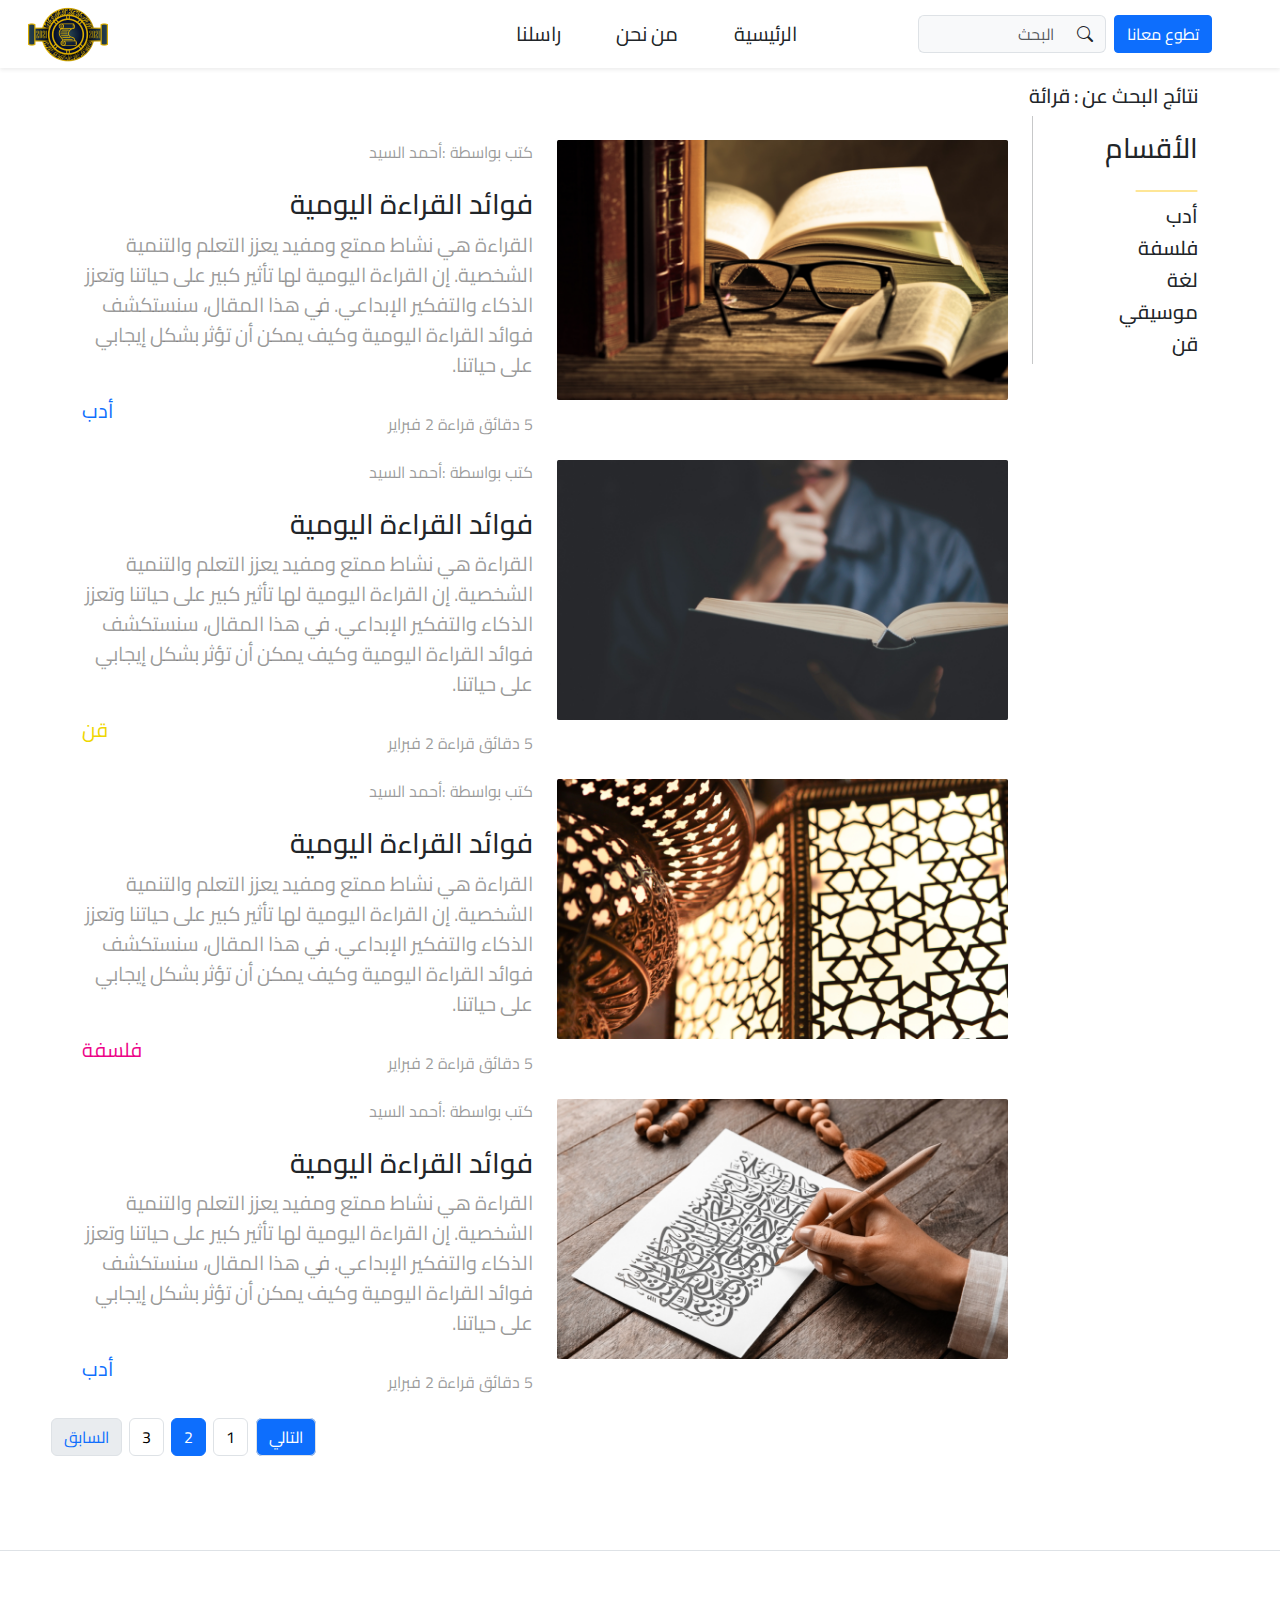
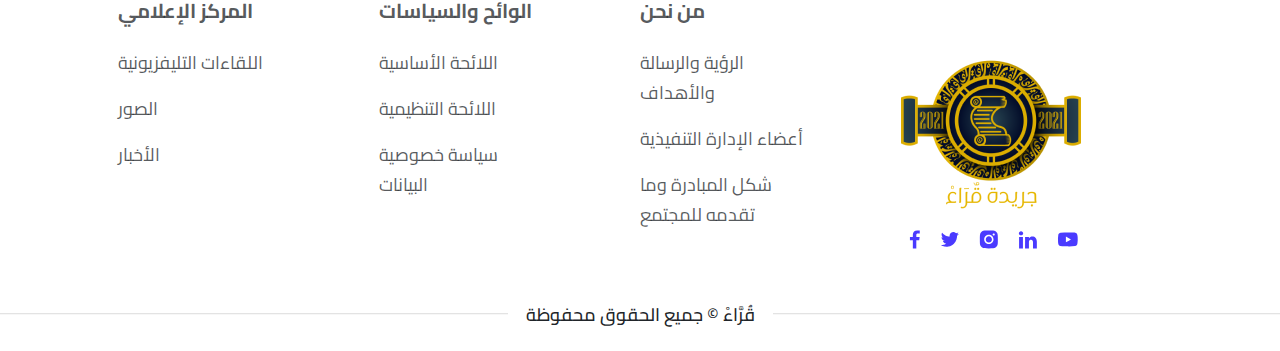
<file: searchresults.html>
<!DOCTYPE html>
<html lang="en">

<head>
    <meta charset="UTF-8" />
    <meta name="viewport" content="width=device-width, initial-scale=1.0" />
    <link rel="stylesheet" href="bootstrap.min.css" />
    <script src="bootstrap.bundle.min.js"></script>
    <link rel="stylesheet" href="https://fonts.googleapis.com/css?family=Cairo" />
    <link rel="stylesheet" href="style.css" />
    <link rel="stylesheet" href="https://cdn.jsdelivr.net/npm/bootstrap-icons@1.5.0/font/bootstrap-icons.css">

    <title>Document</title>
</head>
<nav class="mb-3 container-fluid shadow-sm">
    <div class="row">
        <div class="col d-flex align-items-center">
            <div class="d-flex p-2  ">
                <button class="btn btn-primary mx-2 me-5 rounded-1">تطوع معانا</button>

                <div class="input-group w-50" style="direction: ltr;">
                    <!-- <span class="input-group-text">@</span>
          <input type="text" class="form-control" placeholder="Username"> -->

                    <input type="text" class="form-control w-50 bg-light text-end" style="border-right: 0px;"
                        placeholder="البحث" />
                    <a href="searchresults.html" class="text-reset h-100 rounded-0">
                        <i class=" bi-search bg-light input-group-text h-100 rounded-0 rounded-end-2"
                            style="border-left: 0px;">
                        </i>
                    </a>

                </div>


            </div>
        </div>

        <div class="col d-flex justify-content-evenly align-items-center">
            <div>
                <a class="text-reset" href="index.html">الرئيسية</a>

            </div>
            <div class=""><a class="text-reset" href="aboutus.html">من نحن</a></div>
            <div>
                <a class="text-reset" href="contact_us.html">راسلنا</a>
            </div>
        </div>

        <div class="col text-start mx-3">
            <img src="assets/homepage/الجريدة 1.png" alt="" />
        </div>
    </div>
</nav>

<body>
    <div class="container">
        <h5>نتائج البحث عن : قرائة</h5>
        <div class="row">
            <div class="col-2 ">
                <div class="d-flex justify-content-between">
                    <div>
                        <h3 class="mt-3">الأقسام</h3>
                        <img src="assets/searchpage/line.png" alt="">
                        <h5>أدب</h5>
                        <h5>فلسفة</h5>
                        <h5>لغة</h5>
                        <h5>موسيقي</h5>
                        <h5>قن</h5>
                    </div>
                    <div class="vr"></div>

                </div>

            </div>

            <div class="col-10">

                <!-- Block 1 -->

                <div class="row">
                    <div class="col">
                        <div class=" mt-4">
                            <img src="assets/about us/Rectangle 11.png" style="max-width: 100%;background-size: auto;"
                                alt="" />
                        </div>
                    </div>
                    <div class="col">
                        <div class="my-4 my-subtitle-txt">كتب بواسطة :أحمد السيد</div>
                        <h3>
                            <a class="text-reset" href="article_page.html">فوائد القراءة اليومية</a>
                        </h3>
                        <p class="my-subtitle-color">
                            القراءة هي نشاط ممتع ومفيد يعزز التعلم والتنمية الشخصية. إن
                            القراءة اليومية لها تأثير كبير على حياتنا وتعزز الذكاء والتفكير
                            الإبداعي. في هذا المقال، سنستكشف فوائد القراءة اليومية وكيف يمكن
                            أن تؤثر بشكل إيجابي على حياتنا.
                        </p>
                        <div class="d-flex justify-content-between text-primary">
                            <div class="mt-3 my-subtitle-txt">5 دقائق قراءة 2 فبراير</div>
                            <a class=" text-reset" href="">أدب</a>
                        </div>
                    </div>
                </div>

                <!-- Image 2 -->
                <div class="row">
                    <div class="col">
                        <div class=" mt-4">
                            <img src="assets/about us/Reactangle 12.png" style="max-width: 100%" alt="" />
                        </div>
                    </div>
                    <div class="col">
                        <div class="my-4 my-subtitle-txt">كتب بواسطة :أحمد السيد</div>
                        <h3>
                            <a class="text-reset" href="article_page.html">فوائد القراءة اليومية</a>
                        </h3>
                        <p class="my-subtitle-color">
                            القراءة هي نشاط ممتع ومفيد يعزز التعلم والتنمية الشخصية. إن
                            القراءة اليومية لها تأثير كبير على حياتنا وتعزز الذكاء والتفكير
                            الإبداعي. في هذا المقال، سنستكشف فوائد القراءة اليومية وكيف يمكن
                            أن تؤثر بشكل إيجابي على حياتنا.
                        </p>
                        <div class="d-flex justify-content-between" style="color: #EED600;">
                            <div class="mt-3 my-subtitle-txt">5 دقائق قراءة 2 فبراير</div>
                            <a class=" text-reset" href="">قن</a>
                        </div>
                    </div>
                </div>
                <!-- Image 3 -->
                <div class="row">
                    <div class="col">
                        <div class=" mt-4">
                            <img src="assets/about us/Rectangle 13.png" style="max-width: 100%" alt="" />
                        </div>
                    </div>
                    <div class="col">
                        <div class="my-4 my-subtitle-txt">كتب بواسطة :أحمد السيد</div>
                        <h3>
                            <a class="text-reset" href="article_page.html">فوائد القراءة اليومية</a>
                        </h3>
                        <p class="my-subtitle-color">
                            القراءة هي نشاط ممتع ومفيد يعزز التعلم والتنمية الشخصية. إن
                            القراءة اليومية لها تأثير كبير على حياتنا وتعزز الذكاء والتفكير
                            الإبداعي. في هذا المقال، سنستكشف فوائد القراءة اليومية وكيف يمكن
                            أن تؤثر بشكل إيجابي على حياتنا.
                        </p>
                        <div class="d-flex justify-content-between" style="color: #ED0287;">
                            <div class="mt-3 my-subtitle-txt">5 دقائق قراءة 2 فبراير</div>
                            <a class=" text-primary text-reset" href="">فلسفة</a>
                        </div>
                    </div>
                </div>

                <!-- Image 4 -->

                <div class="row">
                    <div class="col">
                        <div class=" mt-4">
                            <img src="assets/about us/Rectangle 14.png" style="max-width: 100%" alt="" />
                        </div>
                    </div>
                    <div class="col">
                        <div class="my-4 my-subtitle-txt">كتب بواسطة :أحمد السيد</div>
                        <h3>
                            <a class="text-reset" href="article_page.html">فوائد القراءة اليومية</a>
                        </h3>
                        <p class="my-subtitle-color">
                            القراءة هي نشاط ممتع ومفيد يعزز التعلم والتنمية الشخصية. إن
                            القراءة اليومية لها تأثير كبير على حياتنا وتعزز الذكاء والتفكير
                            الإبداعي. في هذا المقال، سنستكشف فوائد القراءة اليومية وكيف يمكن
                            أن تؤثر بشكل إيجابي على حياتنا.
                        </p>
                        <div class="d-flex justify-content-between text-primary">
                            <div class="mt-3 my-subtitle-txt">5 دقائق قراءة 2 فبراير</div>
                            <a class="  text-reset" href="">أدب</a>
                        </div>
                    </div>
                </div>
            </div>

        </div>
    </div>
    <!-- Pagination -->
    <div class="d-flex justify-content-end mt-4  mx-5">
        <div>
            <ul class="pagination">
                <li class="page-item mx-1 rounded-2  bg-primary">
                    <a class="page-link bg-primary rounded-2  text-white" href="#">التالي</a>
                </li>
                <li class="page-item mx-1 rounded-2 ">
                    <a class="page-link rounded-2 text-black" href="#">1</a>
                </li>

                <li class="page-item active mx-1 rounded-2" aria-current="page">
                    <a class="page-link rounded-2" href="#">2</a>
                </li>
                <li class="page-item mx-1 rounded-2">
                    <a class="page-link rounded-2 text-black" href="#">3</a>
                </li>

                <li class="page-item disabled mx-1 rounded-2">
                    <a class="page-link text-primary rounded-2" href="#" tabindex="-1" aria-disabled="false">السابق</a>
                </li>
            </ul>
        </div>
    </div>

    </div>
    <!-- Footer -->
    <footer class="text-center text-lg-start text-muted ">
        <!-- Section: Social media -->
        <section class="d-flex justify-content-center justify-content-lg-between p-4 border-bottom">
            <!-- Left -->

            <!-- Left -->

            <!-- Right -->
            <div>
                <a href="" class="me-4 text-reset">
                    <i class="fab fa-facebook-f"></i>
                </a>
                <a href="" class="me-4 text-reset">
                    <i class="fab fa-twitter"></i>
                </a>
                <a href="" class="me-4 text-reset">
                    <i class="fab fa-google"></i>
                </a>
                <a href="" class="me-4 text-reset">
                    <i class="fab fa-instagram"></i>
                </a>
                <a href="" class="me-4 text-reset">
                    <i class="fab fa-linkedin"></i>
                </a>
                <a href="" class="me-4 text-reset">
                    <i class="fab fa-github"></i>
                </a>
            </div>
            <!-- Right -->
        </section>
        <!-- Section: Social media -->

        <!-- Section: Links  -->
        <section class="">
            <div class="container  text-md-start mt-5 ">
                <!-- Grid row -->
                <div class="row mt-3">
                    <!-- Grid column -->
                    <div class="col-md-3 col-lg-4 col-xl-3 mx-auto mb-4">
                        <!-- Content -->
                        <h6 class="text-uppercase fw-bold mb-4 ">
                            <i class="fas fa-gem me-3"></i>
                            <!-- <img src="assets/رحلاتي .-1.svg" alt=""> -->
                        </h6>
                        <div class="">
                            <img src="assets/homepage/الجريدة 1 (1).png" alt="" />
                            <div>
                                <!-- Youtube -->
                                <svg class="mx-2" width="21" height="15" viewBox="0 0 21 15" fill="none"
                                    xmlns="http://www.w3.org/2000/svg">
                                    <path
                                        d="M11.2884 14.3747L7.22617 14.2988C5.91092 14.2723 4.5924 14.3251 3.30294 14.051C1.34138 13.6415 1.20241 11.6336 1.057 9.94939C0.856641 7.58155 0.934207 5.17074 1.31232 2.82266C1.52577 1.50514 2.3658 0.718973 3.66488 0.633423C8.05023 0.322948 12.4647 0.359743 16.8404 0.50459C17.3025 0.517869 17.7678 0.590445 18.2235 0.673056C20.4728 1.07597 20.5276 3.35137 20.6734 5.26683C20.8189 7.20205 20.7575 9.14721 20.4795 11.0693C20.2566 12.6607 19.8299 13.9952 18.0296 14.124C15.7738 14.2925 13.5698 14.4281 11.3077 14.3849C11.3078 14.3747 11.2948 14.3747 11.2884 14.3747ZM8.90019 10.3457C10.6001 9.34831 12.2676 8.36752 13.9577 7.3768C12.2547 6.37939 10.5904 5.3986 8.90019 4.40788V10.3457Z"
                                        fill="#4A3AFF" />
                                </svg>

                                <!-- LinkedIN -->
                                <svg class="mx-2" width="19" height="18" viewBox="0 0 19 18" fill="none"
                                    xmlns="http://www.w3.org/2000/svg">
                                    <path
                                        d="M0.849609 2.31458C0.849609 1.73737 1.05232 1.26118 1.45772 0.886013C1.86312 0.510827 2.39016 0.323242 3.0388 0.323242C3.67587 0.323242 4.1913 0.507935 4.58513 0.877355C4.99053 1.25831 5.19324 1.75469 5.19324 2.36653C5.19324 2.92064 4.99633 3.38239 4.6025 3.75181C4.19711 4.13276 3.66428 4.32324 3.00405 4.32324H2.98668C2.3496 4.32324 1.83417 4.13276 1.44034 3.75181C1.04651 3.37086 0.849609 2.89178 0.849609 2.31458ZM1.07548 17.4661V5.899H4.93262V17.4661H1.07548ZM7.06969 17.4661H10.9268V11.0072C10.9268 10.6032 10.9732 10.2915 11.0658 10.0722C11.228 9.67965 11.4741 9.34776 11.8042 9.07649C12.1344 8.8052 12.5484 8.66956 13.0465 8.66956C14.3438 8.66956 14.9925 9.54113 14.9925 11.2843V17.4661H18.8496V10.8341C18.8496 9.12554 18.4442 7.82973 17.6334 6.94662C16.8226 6.0635 15.7512 5.62194 14.4191 5.62194C12.9249 5.62194 11.7608 6.26263 10.9268 7.54402V7.57865H10.9095L10.9268 7.54402V5.899H7.06969C7.09285 6.2684 7.10444 7.41702 7.10444 9.34488C7.10444 11.2727 7.09285 13.9798 7.06969 17.4661Z"
                                        fill="#4A3AFF" />
                                </svg>

                                <!-- Instagram -->
                                <svg class="mx-2" width="19" height="19" viewBox="0 0 19 19" fill="none"
                                    xmlns="http://www.w3.org/2000/svg">
                                    <path fill-rule="evenodd" clip-rule="evenodd"
                                        d="M0.849609 9.39453C0.849609 5.79939 0.849609 4.00182 1.7063 2.70708C2.08886 2.12892 2.584 1.63378 3.16216 1.25122C4.4569 0.394531 6.25447 0.394531 9.84961 0.394531C13.4447 0.394531 15.2423 0.394531 16.5371 1.25122C17.1152 1.63378 17.6104 2.12892 17.9929 2.70708C18.8496 4.00182 18.8496 5.79939 18.8496 9.39453C18.8496 12.9897 18.8496 14.7872 17.9929 16.082C17.6104 16.6601 17.1152 17.1553 16.5371 17.5378C15.2423 18.3945 13.4447 18.3945 9.84961 18.3945C6.25447 18.3945 4.4569 18.3945 3.16216 17.5378C2.584 17.1553 2.08886 16.6601 1.7063 16.082C0.849609 14.7872 0.849609 12.9897 0.849609 9.39453ZM14.5089 9.39476C14.5089 11.9681 12.4228 14.0542 9.84945 14.0542C7.27613 14.0542 5.19004 11.9681 5.19004 9.39476C5.19004 6.82144 7.27613 4.73535 9.84945 4.73535C12.4228 4.73535 14.5089 6.82144 14.5089 9.39476ZM9.84945 12.4778C11.5521 12.4778 12.9325 11.0975 12.9325 9.39476C12.9325 7.69206 11.5521 6.31176 9.84945 6.31176C8.14675 6.31176 6.76645 7.69206 6.76645 9.39476C6.76645 11.0975 8.14675 12.4778 9.84945 12.4778ZM14.6929 5.59608C15.2975 5.59608 15.7877 5.10591 15.7877 4.50126C15.7877 3.8966 15.2975 3.40643 14.6929 3.40643C14.0882 3.40643 13.5981 3.8966 13.5981 4.50126C13.5981 5.10591 14.0882 5.59608 14.6929 5.59608Z"
                                        fill="#4A3AFF" />
                                </svg>

                                <!-- Twitter -->
                                <svg class="mx-2" width="19" height="15" viewBox="0 0 19 15" fill="none"
                                    xmlns="http://www.w3.org/2000/svg">
                                    <path
                                        d="M12.8767 0.0960151V0.0927734H13.7207L14.0291 0.154365C14.2346 0.194352 14.4213 0.246753 14.589 0.311587C14.7567 0.376421 14.9191 0.452065 15.0759 0.538505C15.2328 0.624944 15.3751 0.713021 15.5028 0.802702C15.6294 0.891313 15.743 0.985322 15.8437 1.08473C15.9432 1.18522 16.0985 1.21115 16.3095 1.16253C16.5205 1.1139 16.7477 1.04636 16.9912 0.959923C17.2346 0.873484 17.4754 0.776233 17.7135 0.668172C17.9515 0.56011 18.0965 0.4915 18.1485 0.462325C18.1993 0.43208 18.2264 0.415872 18.2296 0.4137L18.2328 0.408837L18.2491 0.400733L18.2653 0.392629L18.2815 0.384525L18.2978 0.376421L18.301 0.371558L18.3059 0.368316L18.3108 0.365075L18.314 0.360212L18.3302 0.35535L18.3465 0.352108L18.3432 0.376421L18.3383 0.400733L18.3302 0.425046L18.3221 0.449358L18.314 0.465567L18.3059 0.481775L18.2978 0.506088C18.2924 0.522296 18.287 0.543902 18.2815 0.570921C18.2761 0.597941 18.2247 0.705986 18.1273 0.89509C18.03 1.08419 17.9082 1.27599 17.7621 1.47049C17.6161 1.66499 17.4851 1.81193 17.3694 1.91136C17.2525 2.01185 17.1751 2.08208 17.1373 2.12207C17.0994 2.16312 17.0534 2.20094 16.9993 2.23552L16.9181 2.28901L16.9019 2.29712L16.8857 2.30522L16.8824 2.31008L16.8776 2.31333L16.8727 2.31657L16.8694 2.32143L16.8532 2.32953L16.837 2.33764L16.8338 2.3425L16.8289 2.34574L16.824 2.34898L16.8208 2.35385L16.8175 2.35871L16.8126 2.36195L16.8078 2.36519L16.8045 2.37005H16.8857L17.3401 2.2728C17.6431 2.20797 17.9326 2.12964 18.2085 2.03778L18.6467 1.89191L18.6954 1.8757L18.7198 1.86759L18.736 1.85949L18.7522 1.85139L18.7685 1.84328L18.7847 1.83518L18.8171 1.83031L18.8496 1.82707V1.85949L18.8415 1.86273L18.8334 1.86759L18.8301 1.87246L18.8253 1.8757L18.8204 1.87894L18.8171 1.8838L18.8139 1.88867L18.809 1.89191L18.8042 1.89515L18.8009 1.90001L18.7977 1.90487L18.7928 1.90812L18.7847 1.92432L18.7766 1.94053L18.7717 1.94377C18.7695 1.94702 18.7008 2.03885 18.5656 2.21932C18.4303 2.40085 18.3573 2.49269 18.3465 2.49486C18.3356 2.4981 18.3205 2.51431 18.301 2.54348C18.2826 2.57373 18.1679 2.69422 17.9569 2.90493C17.7459 3.11564 17.5393 3.30311 17.3369 3.46736C17.1335 3.63269 17.0307 3.83583 17.0285 4.0768C17.0253 4.31668 17.0128 4.58792 16.9912 4.89046C16.9695 5.19302 16.929 5.51988 16.8694 5.87107C16.8099 6.22226 16.718 6.61936 16.5935 7.06239C16.4691 7.50541 16.3176 7.93764 16.1391 8.35906C15.9605 8.78048 15.7739 9.15867 15.5791 9.49365C15.3843 9.82863 15.2058 10.1123 15.0435 10.3446C14.8812 10.5769 14.7162 10.7957 14.5484 11.001C14.3807 11.2063 14.1687 11.4376 13.9122 11.6948C13.6547 11.9508 13.514 12.0913 13.4902 12.1162C13.4653 12.1399 13.3593 12.2286 13.1721 12.382C12.986 12.5365 12.7858 12.691 12.5715 12.8455C12.3584 12.999 12.1625 13.127 11.984 13.2297C11.8054 13.3323 11.5901 13.4496 11.338 13.5814C11.087 13.7143 10.8153 13.8375 10.5232 13.951C10.231 14.0644 9.92265 14.1698 9.59803 14.267C9.27341 14.3643 8.95962 14.4399 8.65664 14.4939C8.35368 14.548 8.01012 14.5939 7.62598 14.6317L7.04979 14.6884V14.6965H5.99479V14.6884L5.85682 14.6803C5.76486 14.6749 5.68911 14.6695 5.62959 14.6641C5.57009 14.6587 5.34555 14.629 4.95601 14.575C4.56647 14.521 4.2608 14.4669 4.03897 14.4129C3.81716 14.3589 3.48712 14.2562 3.04889 14.1049C2.61066 13.9537 2.23572 13.8008 1.92409 13.6462C1.61355 13.4928 1.41878 13.3955 1.33978 13.3545C1.26187 13.3145 1.17423 13.2648 1.07684 13.2054L0.930764 13.1162L0.927534 13.1114L0.922648 13.1081L0.917779 13.1049L0.914533 13.1L0.898302 13.0919L0.882071 13.0838L0.878841 13.079L0.873956 13.0757L0.869086 13.0725L0.86584 13.0676L0.86261 13.0627L0.857725 13.0595H0.849609V13.0271L0.86584 13.0303L0.882071 13.0352L0.95511 13.0433C1.0038 13.0487 1.13636 13.0568 1.35277 13.0676C1.56919 13.0784 1.79911 13.0784 2.04258 13.0676C2.28604 13.0568 2.53492 13.0325 2.78919 12.9947C3.04348 12.9569 3.34375 12.892 3.69001 12.8002C4.03627 12.7083 4.3544 12.5992 4.6444 12.4728C4.9333 12.3453 5.13888 12.2502 5.26117 12.1875C5.38235 12.1259 5.56738 12.0114 5.81625 11.8439L6.18956 11.5926L6.1928 11.5878L6.19767 11.5845L6.20256 11.5813L6.20579 11.5764L6.20903 11.5716L6.2139 11.5683L6.21879 11.5651L6.22202 11.5602L6.23825 11.5554L6.25448 11.5521L6.25772 11.5359L6.26259 11.5197L6.26748 11.5165L6.27071 11.5116L6.14086 11.5035C6.0543 11.4981 5.97044 11.4927 5.88928 11.4873C5.80813 11.4819 5.68099 11.4576 5.50786 11.4143C5.33474 11.3711 5.14809 11.3063 4.9479 11.2198C4.74772 11.1334 4.55295 11.0307 4.36359 10.9119C4.17424 10.793 4.03735 10.6941 3.95295 10.6153C3.86963 10.5375 3.76142 10.4273 3.62833 10.2846C3.49632 10.1409 3.38162 9.9934 3.28424 9.84213C3.18685 9.69086 3.0938 9.51633 3.00508 9.3186L2.87035 9.02361L2.86223 8.99929L2.85412 8.97498L2.84925 8.95877L2.846 8.94256L2.87035 8.94581L2.8947 8.95067L3.07323 8.97498C3.19227 8.99119 3.37893 8.99659 3.6332 8.99119C3.88749 8.98579 4.06332 8.97498 4.1607 8.95877C4.25809 8.94256 4.3176 8.93175 4.33924 8.92636L4.3717 8.91825L4.41228 8.91015L4.45286 8.90204L4.4561 8.89718L4.46097 8.89394L4.46586 8.8907L4.46909 8.88583L4.43662 8.87773L4.40416 8.86963L4.3717 8.86152L4.33924 8.85342L4.30678 8.84531C4.28514 8.83992 4.24728 8.82911 4.19316 8.8129C4.13906 8.79669 3.99299 8.73725 3.75493 8.6346C3.51689 8.53196 3.32752 8.432 3.18685 8.33475C3.04583 8.23722 2.91137 8.13055 2.78433 8.01544C2.65772 7.89874 2.51869 7.74854 2.36719 7.56485C2.21571 7.38116 2.08046 7.16774 1.96142 6.92462C1.8424 6.68149 1.75313 6.44918 1.69361 6.22766C1.63433 6.00744 1.59522 5.7823 1.57677 5.55501L1.54754 5.21463L1.56377 5.21787L1.58 5.22273L1.59623 5.23084L1.61246 5.23894L1.62869 5.24705L1.64492 5.25515L1.8965 5.36861C2.06423 5.44426 2.27252 5.50909 2.52139 5.56311C2.77027 5.61713 2.91904 5.64686 2.96773 5.65226L3.04077 5.66036H3.18685L3.18362 5.6555L3.17873 5.65226L3.17387 5.64902L3.17062 5.64415L3.16739 5.63929L3.1625 5.63605L3.15763 5.63281L3.15439 5.62794L3.13816 5.61984L3.12193 5.61174L3.1187 5.60687L3.11381 5.60363L3.10894 5.60039L3.1057 5.59553L3.08947 5.58742L3.07323 5.57932L3.07 5.57446C3.06676 5.57229 3.02022 5.53771 2.9304 5.47072C2.84167 5.40265 2.74862 5.31459 2.65123 5.20653C2.55385 5.09846 2.45646 4.98501 2.35908 4.86615C2.26151 4.74702 2.17461 4.61957 2.09938 4.48525C2.02365 4.35019 1.94357 4.17836 1.85917 3.96982C1.77585 3.76236 1.71255 3.55327 1.66927 3.34256C1.626 3.13185 1.60165 2.92385 1.59623 2.71854C1.59082 2.51322 1.59623 2.33764 1.61246 2.19176C1.62869 2.04589 1.66115 1.8811 1.70984 1.69741C1.75854 1.51372 1.82888 1.31922 1.92084 1.1139L2.05881 0.805943L2.06692 0.781631L2.07504 0.757318L2.07992 0.754076L2.08315 0.749214L2.0864 0.744351L2.09127 0.74111L2.09615 0.744351L2.09938 0.749214L2.10263 0.754076L2.1075 0.757318L2.11238 0.76056L2.11561 0.765422L2.11886 0.770285L2.12373 0.773527L2.13185 0.789735L2.13996 0.805943L2.14485 0.809185L2.14808 0.814048L2.36719 1.05717C2.51327 1.21926 2.6864 1.40026 2.88658 1.60016C3.08677 1.80005 3.19768 1.90379 3.21931 1.91136C3.24096 1.92 3.268 1.94484 3.30047 1.98592C3.33293 2.0259 3.44114 2.12153 3.62508 2.2728C3.80904 2.42408 4.0498 2.59968 4.34736 2.79958C4.64493 2.99948 4.97495 3.19668 5.33744 3.39118C5.69994 3.58569 6.08948 3.76127 6.50606 3.91796C6.92265 4.07464 7.21481 4.17729 7.38252 4.22592C7.55025 4.27454 7.83699 4.33667 8.24276 4.41231C8.64853 4.48796 8.95422 4.53658 9.1598 4.55819C9.36539 4.5798 9.50607 4.59223 9.5818 4.59547L9.69542 4.59871L9.69219 4.5744L9.6873 4.55009L9.65484 4.34748C9.6332 4.21242 9.62238 4.02331 9.62238 3.78019C9.62238 3.53706 9.64132 3.31285 9.67919 3.10754C9.71707 2.90223 9.77388 2.69422 9.84961 2.48351C9.92536 2.2728 9.99949 2.10369 10.072 1.97619C10.1456 1.84976 10.2419 1.70551 10.3609 1.54343C10.4799 1.38134 10.6341 1.21386 10.8235 1.04097C11.0128 0.86807 11.2292 0.71409 11.4727 0.579026C11.7162 0.443961 11.9407 0.341297 12.1463 0.271066C12.3519 0.200835 12.525 0.1549 12.6657 0.133294C12.8063 0.111689 12.8767 0.0992568 12.8767 0.0960151V0.0960151Z"
                                        fill="#4A3AFF" />
                                </svg>
                                <!-- Facebook -->
                                <svg class="mx-2" width="11" height="19" viewBox="0 0 11 19" fill="none"
                                    xmlns="http://www.w3.org/2000/svg">
                                    <path
                                        d="M7.31339 18.3945V10.1839H10.2081L10.6415 6.98403H7.31331V4.94106C7.31331 4.01463 7.58348 3.38332 8.97893 3.38332L10.7586 3.38252V0.520603C10.4508 0.481677 9.39429 0.394531 8.16531 0.394531C5.59929 0.394531 3.84255 1.88571 3.84255 4.62426V6.98403H0.94043V10.1839H3.84255V18.3945H7.31339V18.3945Z"
                                        fill="#4A3AFF" />
                                </svg>




                            </div>



                        </div>

                    </div>
                    <!-- Grid column -->

                    <!-- Grid column -->
                    <div class="col-md-2 col-lg-2 col-xl-2 mx-auto mb-4">
                        <!-- Links -->
                        <h5 class="text-uppercase fw-bold mb-4">
                            من نحن
                        </h5>
                        <p>
                            <a href="#!" class="text-reset my-footer-txt">الرؤية والرسالة والأهداف</a>
                        </p>
                        <p>
                            <a href="#!" class="text-reset my-footer-txt">أعضاء الإدارة التنفيذية</a>
                        </p>
                        <p>
                            <a href="#!" class="text-reset my-footer-txt">شكل المبادرة وما تقدمه للمجتمع</a>
                        </p>

                    </div>
                    <!-- Grid column -->

                    <!-- Grid column -->
                    <div class="col-md-3 col-lg-2 col-xl-2 mx-auto mb-4">
                        <!-- Links -->
                        <h5 class="text-uppercase fw-bold mb-4">
                            الوائح والسياسات
                        </h5>
                        <p>
                            <a href="#!" class="text-reset my-footer-txt">اللائحة الأساسية </a>
                        </p>
                        <p>
                            <a href="#!" class="text-reset my-footer-txt">اللائحة التنظيمية </a>
                        </p>
                        <p>
                            <a href="#!" class="text-reset my-footer-txt">سياسة خصوصية البيانات</a>
                        </p>
                        <p>

                    </div>
                    <div class="col-md-3 col-lg-2 col-xl-2 mx-auto mb-4">
                        <!-- Links -->
                        <h5 class="text-uppercase fw-bold mb-4">
                            المركز الإعلامي
                        </h5>
                        <p>
                            <a href="#!" class="text-reset my-footer-txt">اللقاءات التليفزيونية </a>
                        </p>
                        <p>
                            <a href="#!" class="text-reset my-footer-txt"> الصور </a>
                        </p>
                        <p>
                            <a href="#!" class="text-reset my-footer-txt">الأخبار</a>
                        </p>


                    </div>

                    <!-- Grid column -->

                    <!-- Grid column -->
                    <!-- <div class="col-md-4 col-lg-3 col-xl-3 mx-auto mb-md-0 mb-4">
                                <h6 class="text-uppercase fw-bold mb-4">Contact</h6>
                                <p><i class="fas fa-home me-3"></i> New York, NY 10012, US</p>
                                <p>
                                    <i class="fas fa-envelope me-3"></i>
                                    info@example.com
                                </p>
                                <p><i class="fas fa-phone me-3"></i> + 01 234 567 88</p>
                                <p><i class="fas fa-print me-3"></i> + 01 234 567 89</p>
                            </div>
                        </div> -->
                    <!-- Grid row -->
                </div>
        </section>
        <!-- Section: Links  -->
    </footer>
    <h2 class="text-divider" style="font-size: 18px;">
        <span>قُرَّاءْ © جميع الحقوق محفوظة</span>
    </h2>
</body>

</html>
</file>
<file: style.css>
* {
    box-sizing: border-box;
}

body {
    direction: rtl  ;
    font-family: 'Cairo';
    font-size: 20px;
}
nav {
    /* background-color: aqua; */
    /* display: flex;
    justify-content: center; */
}

.image1 {
    background-color: red;
    width: 100px;
    height: 100px;
}

.my-subtitle-txt{
    font-size: 16px;    
    color: #38383880;
}

.my-subtitle-color {
    /* font-size: 16px; */
    color: #38383880;
}

.text-reset{
    text-decoration: none;
}


.my-footer-txt {
    text-decoration: none;
    font-size: 18px;
    color: #6F6C90;
}

.text-gradient{
    font-size: 48px;
    font-weight: bold;
    font-family: Cairo, Helvetica, sans-serif;
        background: linear-gradient(to right, #D787FF,
                #9C5DFF,#5367FF);
        -webkit-text-fill-color: transparent;
        -webkit-background-clip: text;
}

.image-overlay{
    width: 100%;
    height: 100%;
    background-color: rgba(0, 0, 0, 0.5);
}

.text-divider {
    margin: 2em 0;
    line-height: 0;
    text-align: center;
}

.text-divider span {
    background-color: white;
    padding: 1em;
}

.text-divider:before {
    content: " ";
    display: block;
    border-top: 1px solid #e3e3e3;
    border-bottom: 1px solid #f7f7f7;
}
</file>
